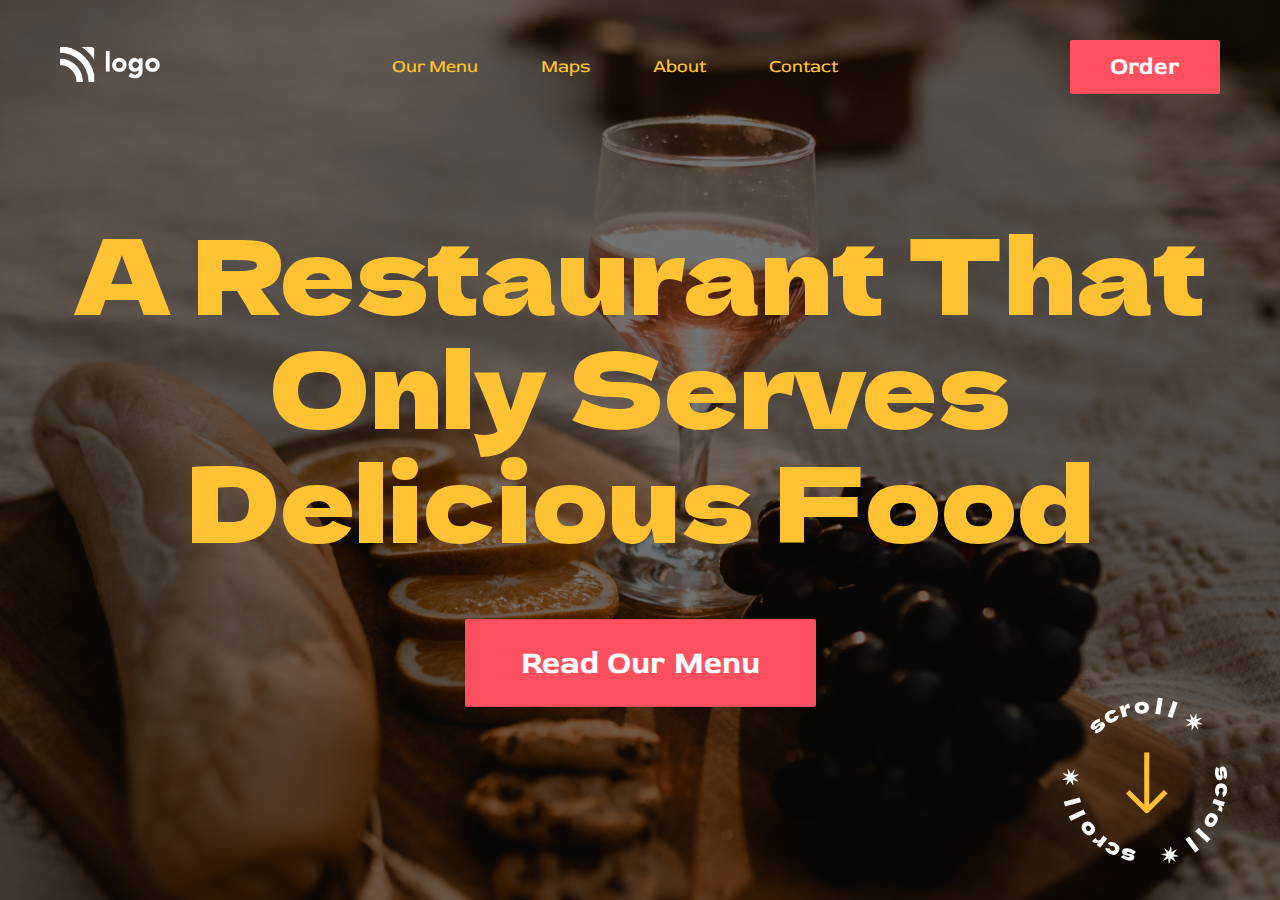
<file: 22-(03-feb-2023)/index.html>
<!DOCTYPE html>
<html lang="en">
  <head>
    <meta charset="UTF-8" />
    <meta http-equiv="X-UA-Compatible" content="IE=edge" />
    <meta name="viewport" content="width=device-width, initial-scale=1.0" />
    <!-- Stylesheet -->
    <link rel="stylesheet" href="style.css" />
    <!-- Red Rose Google Font CDN -->
    <link rel="preconnect" href="https://fonts.googleapis.com" />
    <link rel="preconnect" href="https://fonts.gstatic.com" crossorigin />
    <link
      href="https://fonts.googleapis.com/css2?family=Red+Rose:wght@300;400;500;600;700&display=swap"
      rel="stylesheet"
    />
    <!-- Dela Google Font CDN -->
    <link rel="preconnect" href="https://fonts.googleapis.com" />
    <link rel="preconnect" href="https://fonts.gstatic.com" crossorigin />
    <link
      href="https://fonts.googleapis.com/css2?family=Dela+Gothic+One&display=swap"
      rel="stylesheet"
    />
    <title>22-(03-Feb-2023)</title>
  </head>
  <body>
    <div class="container">
      <section>
        <nav class="navbar">
          <div>
            <img src="./assets/nav-logo.png" alt="nav-logo" class="nav-logo" />
          </div>
          <div>
            <ul class="list">
              <li class="list-item">Our Menu</li>
              <li class="list-item">Maps</li>
              <li class="list-item">About</li>
              <li class="list-item">Contact</li>
            </ul>
          </div>
          <div>
            <button class="nav-button">Order</button>
          </div>
        </nav>
      </section>
      <!-- Hero Section -->
      <section aria-label="hero">
        <div class="hero">
          <h1 class="hero-heading">
            A Restaurant That Only Serves Delicious Food
          </h1>
          <button class="hero-button">Read Our Menu</button>
          <div class="scroll-logo">
            <div>
              <img src="./assets/scrool-logo.png" alt="scroll" />
            </div>
          </div>
        </div>
      </section>
    </div>
  </body>
</html>
</file>
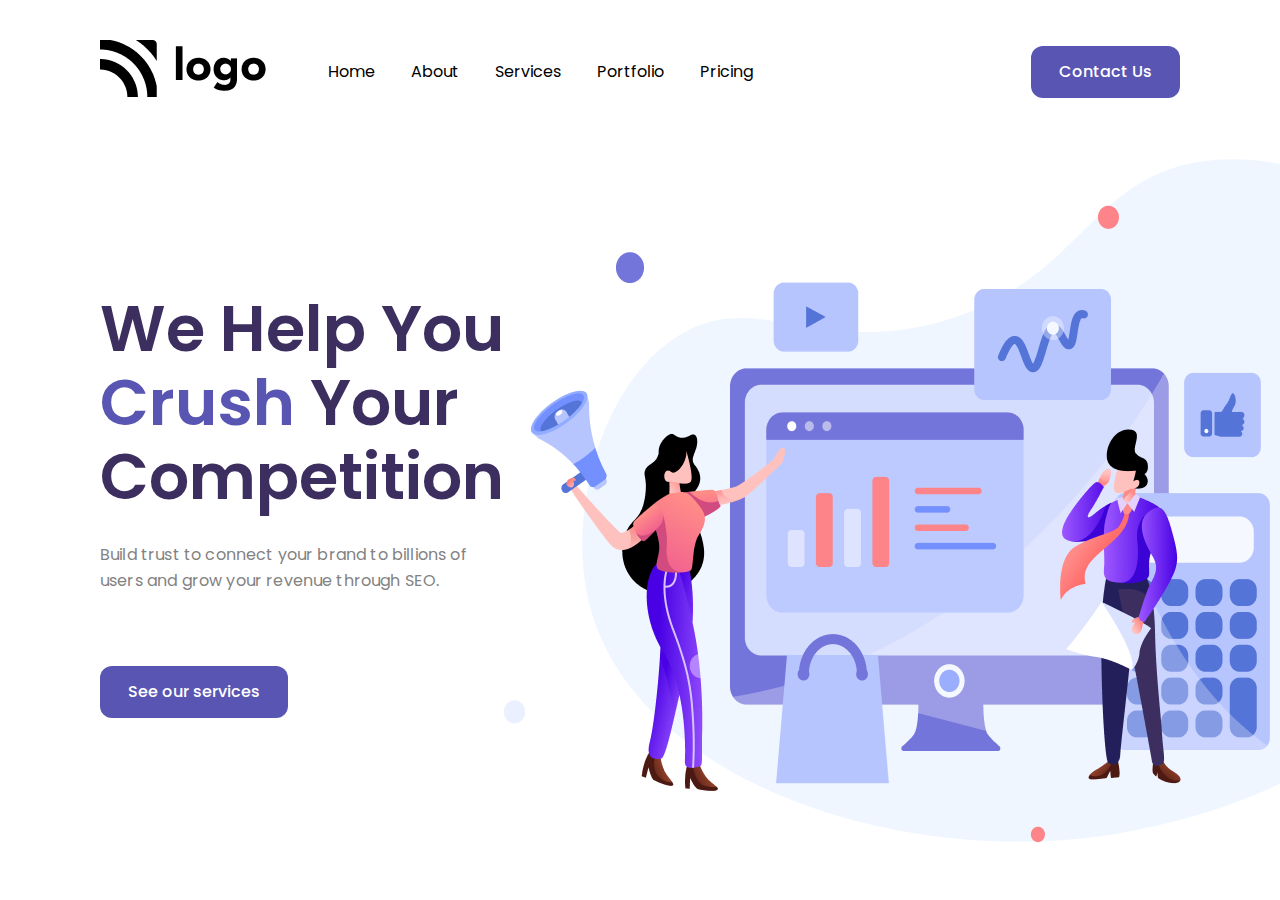
<file: 23-(04-feb-2023)/index.html>
<!DOCTYPE html>
<html lang="en">
  <head>
    <meta charset="UTF-8" />
    <meta http-equiv="X-UA-Compatible" content="IE=edge" />
    <meta name="viewport" content="width=device-width, initial-scale=1.0" />
    <!-- stylesheet -->
    <link rel="stylesheet" href="style.css" />
    <!-- Font -->
    <link rel="preconnect" href="https://fonts.googleapis.com" />
    <link rel="preconnect" href="https://fonts.gstatic.com" crossorigin />
    <link
      href="https://fonts.googleapis.com/css2?family=Poppins:wght@200;300;400;500;600;700;800&display=swap"
      rel="stylesheet"
    />
    <title>23-(04-feb-2023)</title>
  </head>
  <body>
    <div class="container">
      <section aria-label="navbar">
        <nav class="navbar-container">
          <div>
            <img src="./assets/Logo.png" alt="brand-logo" />
          </div>
          <div class="grow-list">
            <ul class="list">
              <li class="list-item">Home</li>
              <li class="list-item">About</li>
              <li class="list-item">Services</li>
              <li class="list-item">Portfolio</li>
              <li class="list-item">Pricing</li>
            </ul>
          </div>
          <div class="button-group">
            <button class="nav-button">Contact Us</button>
          </div>
        </nav>
      </section>
      <!-- Banner -->
      <section aria-label="banner">
        <div class="banner-container">
          <!-- Left text -->
          <div>
            <h1 class="heading-text">
              We Help You <span>Crush</span> Your Competition
            </h1>
            <p class="description">
              Build trust to connect your brand to billions of users and grow
              your revenue through SEO.
            </p>
            <button class="nav-button btn">See our services</button>
          </div>
          <!-- Right Text -->
          <div>
            <img src="./assets/Header Illustration.png" alt="illustration" />
          </div>
        </div>
      </section>
    </div>
  </body>
</html>
</file>
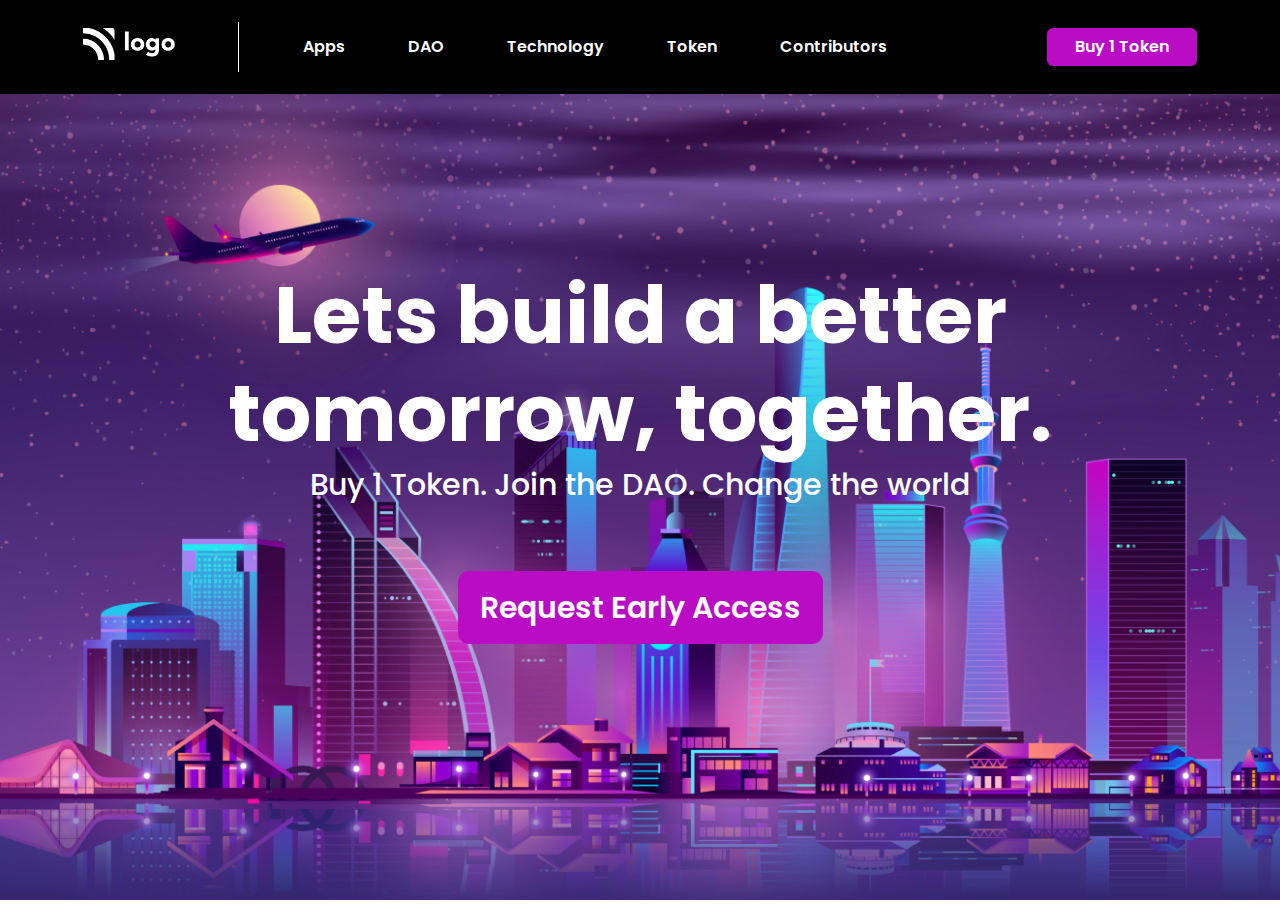
<file: 24-(05-feb-2023)/index.html>
<!DOCTYPE html>
<html lang="en">
  <head>
    <meta charset="UTF-8" />
    <meta http-equiv="X-UA-Compatible" content="IE=edge" />
    <meta name="viewport" content="width=device-width, initial-scale=1.0" />
    <link rel="stylesheet" href="style.css" />
    <link rel="preconnect" href="https://fonts.googleapis.com" />
    <link rel="preconnect" href="https://fonts.gstatic.com" crossorigin />
    <link
      href="https://fonts.googleapis.com/css2?family=Poppins:wght@200;300;400;500;600;700;800&display=swap"
      rel="stylesheet"
    />
    <link rel="preconnect" href="https://fonts.googleapis.com" />
    <link rel="preconnect" href="https://fonts.gstatic.com" crossorigin />
    <link
      href="https://fonts.googleapis.com/css2?family=Montserrat:wght@600;700;800&display=swap"
      rel="stylesheet"
    />

    <title>24-(05-feb-2023)</title>
  </head>
  <body>
    <div class="container">
      <section aria-label="navbar">
        <nav class="navbar">
          <div>
            <img src="./assets/white-logo.png" alt="logo" class="logo" />
          </div>
          <div class="line"></div>
          <div class="grow-list">
            <ul class="list">
              <li class="list-item">Apps</li>
              <li class="list-item">DAO</li>
              <li class="list-item">Technology</li>
              <li class="list-item">Token</li>
              <li class="list-item">Contributors</li>
            </ul>
          </div>
          <div>
            <button class="button-small">Buy 1 Token</button>
          </div>
        </nav>
      </section>
      <!-- Hero Section -->
      <section aria-label="hero">
        <div class="hero">
          <h1 class="hero-heading">Lets build a better tomorrow, together.</h1>
          <p class="hero-description">
            Buy 1 Token. Join the DAO. Change the world
          </p>
          <button class="button-large">Request Early Access</button>
        </div>
      </section>
    </div>
  </body>
</html>
</file>
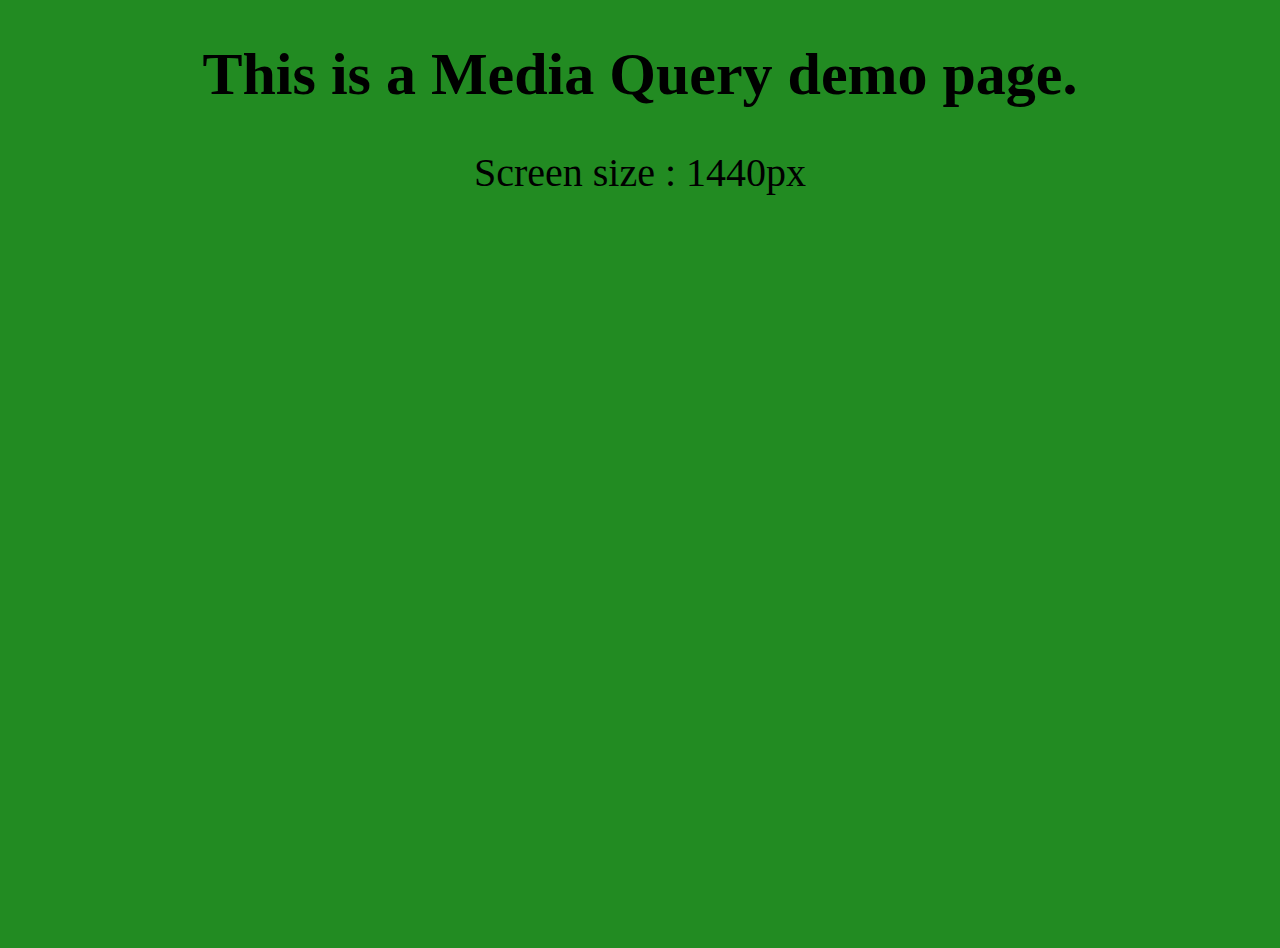
<file: 28-(09-feb-2023)/index.html>
<!DOCTYPE html>
<html lang="en">
  <head>
    <meta charset="UTF-8" />
    <meta http-equiv="X-UA-Compatible" content="IE=edge" />
    <meta name="viewport" content="width=device-width, initial-scale=1.0" />
    <title>Media Query</title>
    <link rel="stylesheet" href="./style.css" />
  </head>

  <body>
    <h1>This is a Media Query demo page.</h1>
    <p class="laptop_large">Screen size : 1440px</p>
    <p class="laptop">Screen size : 1024px</p>
    <p class="tablet">Screen size : 768px</p>
    <p class="mobile">Screen size : 425px</p>
  </body>
</html>
</file>
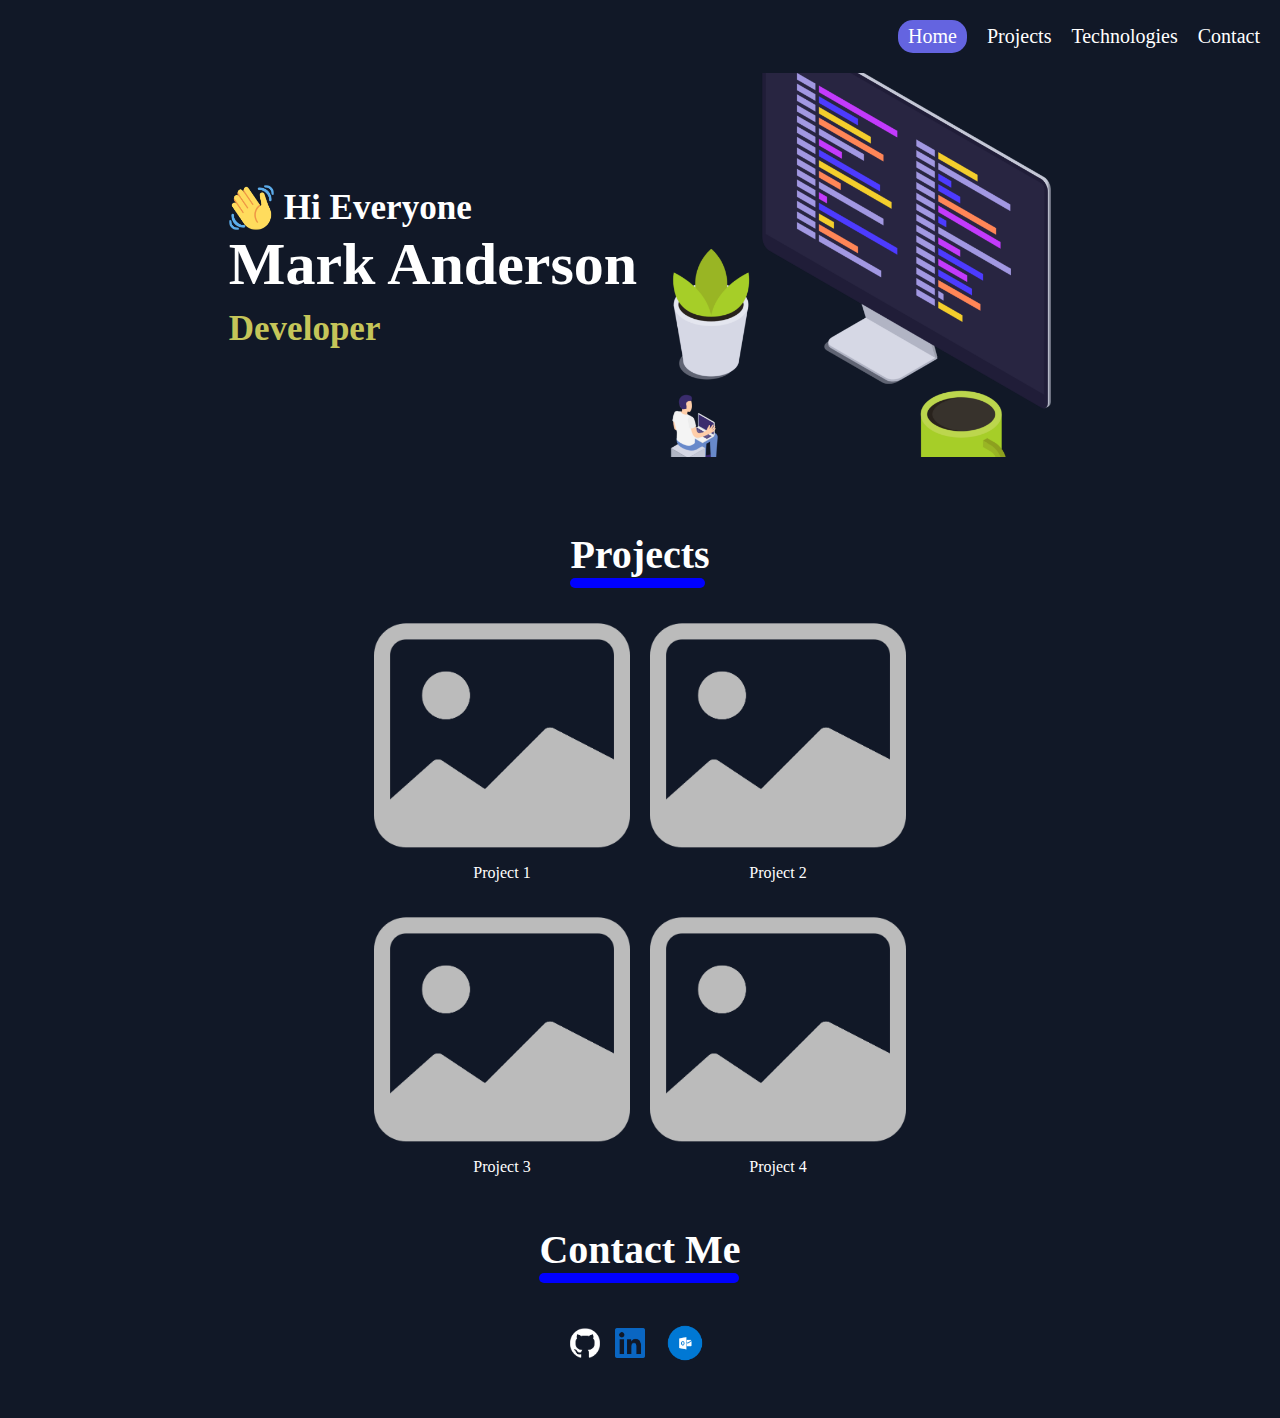
<file: 29-(10-feb-2023)/index.html>
<!DOCTYPE html>
<html lang="en">
  <head>
    <meta charset="UTF-8" />
    <meta http-equiv="X-UA-Compatible" content="IE=edge" />
    <meta name="viewport" content="width=device-width, initial-scale=1.0" />
    <link rel="stylesheet" href="style.css" />
    <title>Document</title>
  </head>
  <body>
    <header>
      <nav>
        <ul>
          <li class="home-option">Home</li>
          <li>Projects</li>
          <li>Technologies</li>
          <li>Contact</li>
        </ul>
        <div>
          <img src="./assets/hambrger.png" alt="menu" />
        </div>
      </nav>
      <section class="intro">
        <div class="intro-left">
          <div class="intro-line-1">
            <img src="./assets/waving-hand.png" alt="hello" />
            <h3>Hi Everyone</h3>
          </div>
          <div class="intro-line-2">
            <h1>Mark Anderson</h1>
            <h2>Developer</h2>
          </div>
        </div>
        <div class="intro-right">
          <img src="./assets/pc-image.png" alt="pc-image" />
        </div>
      </section>
    </header>
    <main>
      <section class="projects">
        <div>
          <h1>Projects</h1>
          <div class="horizontal-divider"></div>
        </div>
        <div class="project-list">
          <div class="project">
            <img src="./assets/image.png" alt="project-image" />
            <p>Project 1</p>
          </div>
          <div class="project">
            <img src="./assets/image.png" alt="project-image" />
            <p>Project 2</p>
          </div>
          <div class="project">
            <img src="./assets/image.png" alt="project-image" />
            <p>Project 3</p>
          </div>
          <div class="project">
            <img src="./assets/image.png" alt="project-image" />
            <p>Project 4</p>
          </div>
        </div>
      </section>
    </main>
    <footer>
      <section class="contact">
        <div>
          <h1>Contact Me</h1>
          <div class="horizontal-divider-contact"></div>
        </div>
        <div class="socials">
          <img src="./assets/github.png" alt="GitHub" class="GitHub" />
          <img src="./assets/linkedin.png" alt="LinkedIn" class="LinkedIn" />
          <img src="./assets/outlook.png" alt="Outlook" class="Outlook" />
        </div>
      </section>
    </footer>
  </body>
</html>
</file>
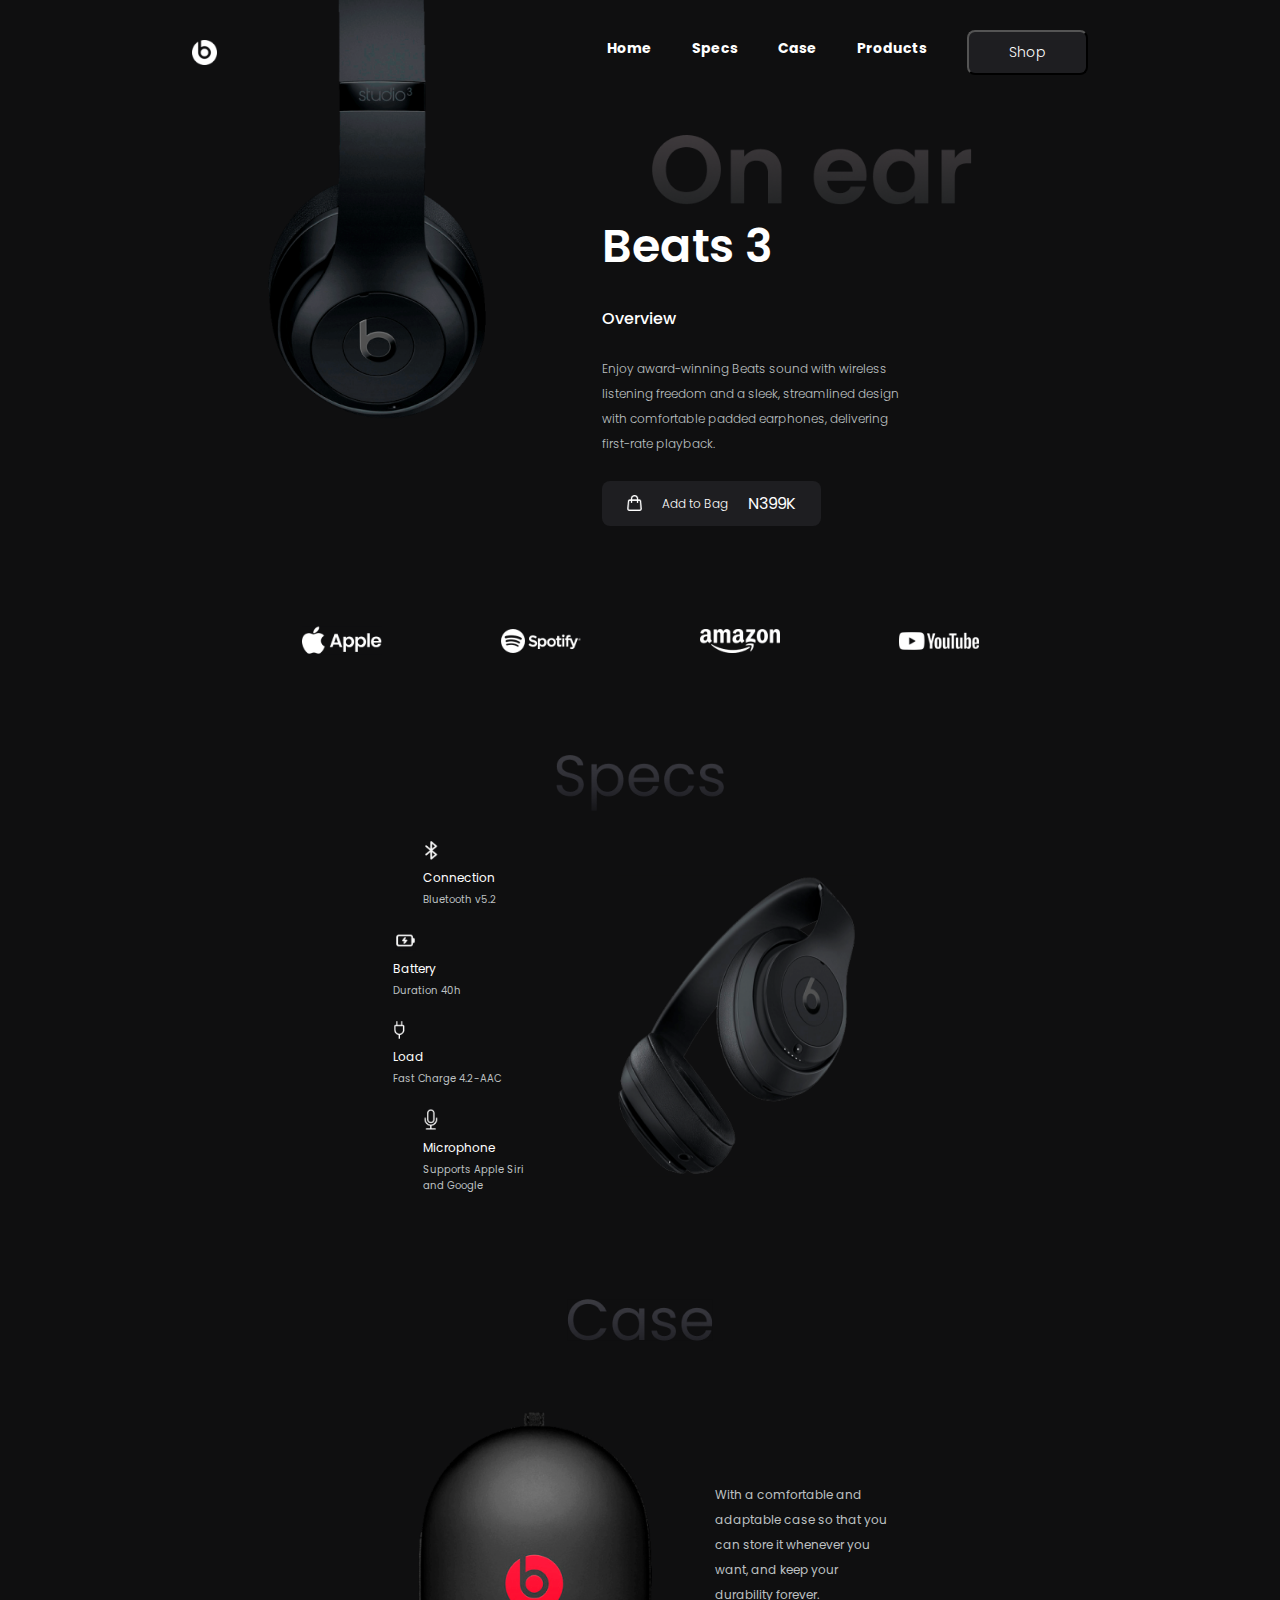
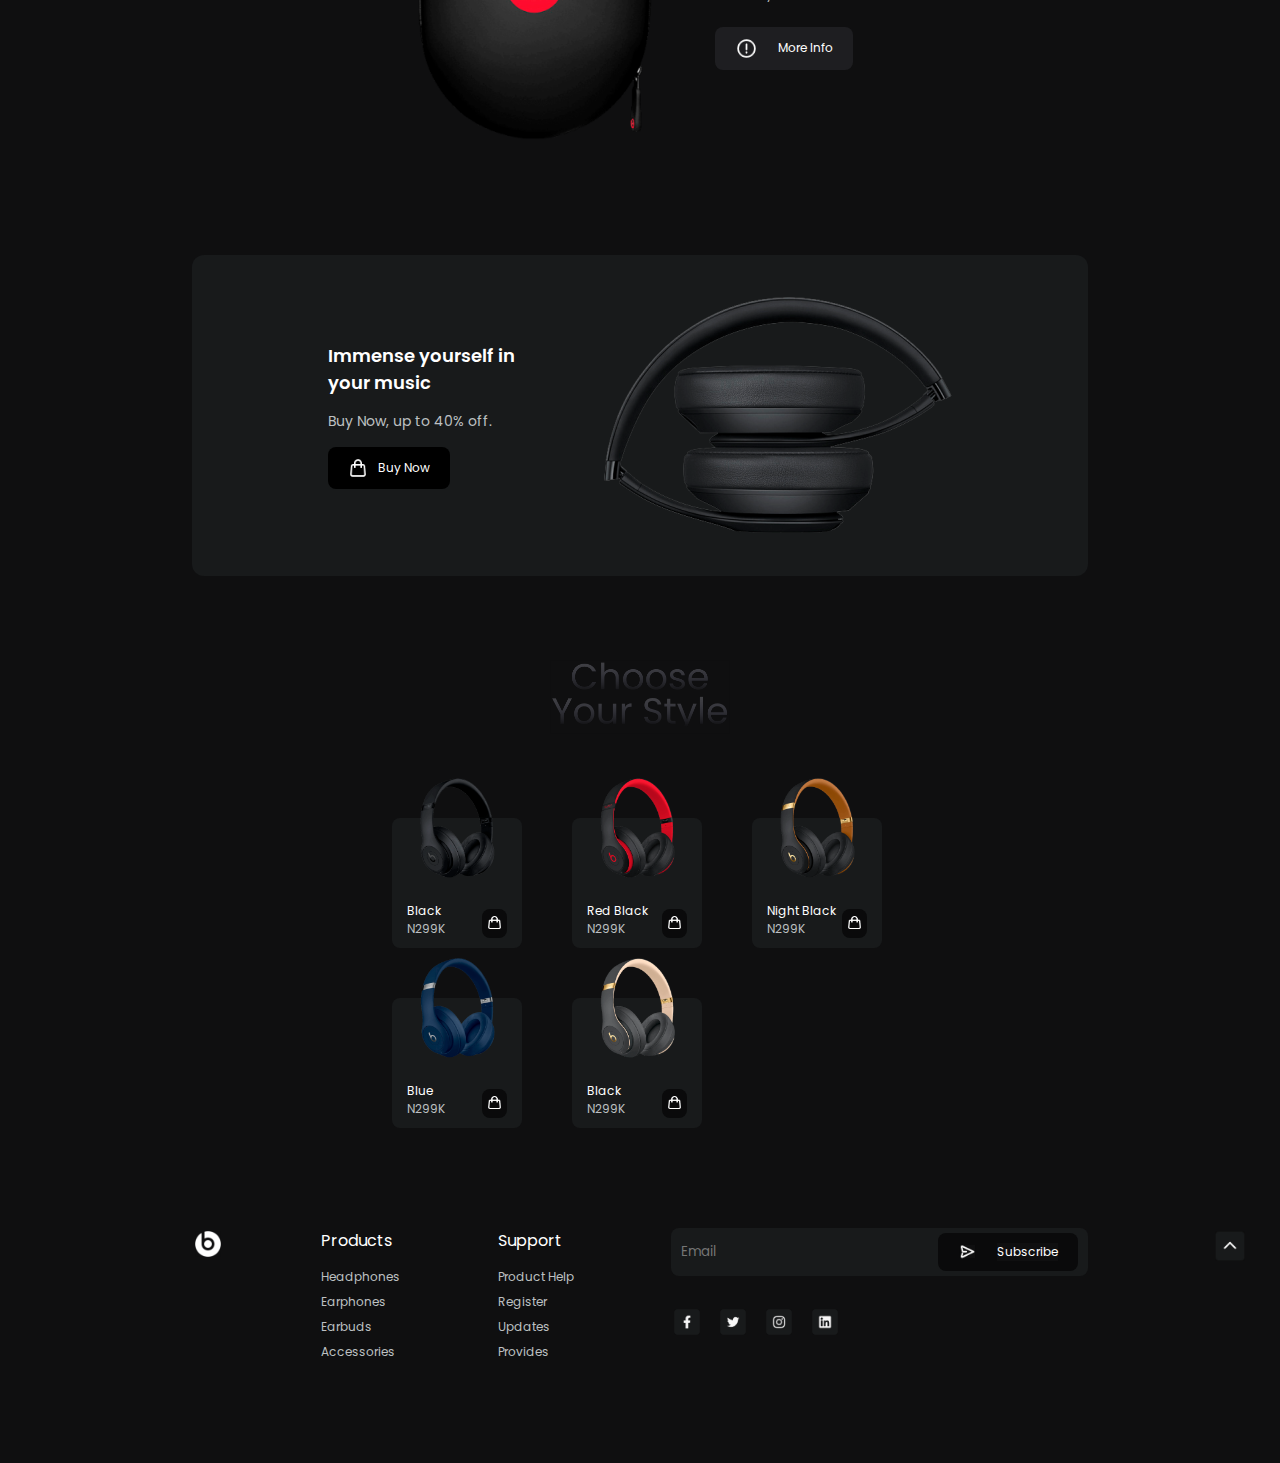
<file: 30-(11-feb-2023)/beats-headphones/index.html>
<!DOCTYPE html>
<html lang="en">
  <head>
    <meta charset="UTF-8" />
    <meta http-equiv="X-UA-Compatible" content="IE=edge" />
    <meta name="viewport" content="width=device-width, initial-scale=1.0" />
    <title>Beats Headphones</title>

    <!-- adding the css file -->
    <link rel="stylesheet" href="./style.css" />

    <!-- adding the poppins font -->
    <link rel="preconnect" href="https://fonts.googleapis.com" />
    <link rel="preconnect" href="https://fonts.gstatic.com" crossorigin />
    <link
      href="https://fonts.googleapis.com/css2?family=Poppins:wght@200;300;400;500;600;700;800;900&display=swap"
      rel="stylesheet"
    />
  </head>

  <body>
    <!-- creating the navigation menu -->
    <nav>
      <img src="./Photos/beatsLogo.png" alt="logo" />

      <div class="nav-right-section">
        <ul>
          <li><a href="#">Home</a></li>
          <li><a href="#">Specs</a></li>
          <li><a href="#">Case</a></li>
          <li><a href="#">Products</a></li>
        </ul>
        <button>Shop</button>
      </div>
    </nav>

    <!-- creating the main landing page -->
    <main>
      <img class="mainImg" src="./Photos/mainImage.png" alt="main image" />
      <div class="main">
        <img class="onEarImg" src="./Photos/onEar.png" alt="on ear logo" />
        <h1>Beats 3</h1>
        <h4>Overview</h4>
        <p>
          Enjoy award-winning Beats sound with wireless listening freedom and a
          sleek, streamlined design with comfortable padded earphones,
          delivering first-rate playback.
        </p>
        <div class="shopping-bag-section">
          <img src="./Icons/shoppingBag.png" alt="shopping bag" />
          <p>Add to Bag</p>
          <span>N399K</span>
        </div>
      </div>
    </main>

    <!-- section for adding social media icons -->
    <section class="social-media-section">
      <img src="./Photos/appleLogo.png" alt="apple logo" />
      <img src="./Photos/spotifyLogo.png" alt="spotify logo" />
      <img src="./Photos/amazonLogo.png" alt="amazon logo" />
      <img src="./Photos/youtubeLogo.png" alt="youtube logo" />
    </section>

    <!-- creating a new specification section -->
    <section class="specification">
      <!-- adding the specs logo -->
      <img
        class="specification-logo"
        src="./Icons/specsLogo.png"
        alt="specs logo"
      />

      <div class="specification-list">
        <!-- creating a division for holding all the specifications -->
        <div class="specification-list-items">
          <!-- creating a division for each specifications -->
          <div>
            <img src="./Icons/bluetooth.png" alt="bluetooth" />
            <p>Connection</p>
            <p>Bluetooth v5.2</p>
          </div>

          <div>
            <img src="./Icons/battery.png" alt="battery" />
            <p>Battery</p>
            <p>Duration 40h</p>
          </div>

          <div>
            <img src="./Icons/charger.png" alt="charger" />
            <p>Load</p>
            <p>Fast Charge 4.2-AAC</p>
          </div>

          <div>
            <img src="./Icons/mic.png" alt="mic" />
            <p>Microphone</p>
            <p>Supports Apple Siri and Google</p>
          </div>
        </div>

        <!-- adding an image with respect to the specification -->
        <img
          src="./Photos/specsImage.png"
          alt="specification headphone image"
        />
      </div>
    </section>

    <!-- creating a case section -->
    <section class="case">
      <!-- adding the case logo here -->
      <img class="case-logo" src="./Icons/caseLogo.png" alt="case logo" />

      <!-- creating a new division to wrap all case items -->
      <div class="case-item">
        <img
          class="case-item-img"
          src="./Photos/caseImage.png"
          alt="case image"
        />

        <div>
          <p>
            With a comfortable and adaptable case so that you can store it
            whenever you want, and keep your durability forever.
          </p>
          <p>
            <img src="./Icons/group.png" alt="group" />
            More Info
          </p>
        </div>
      </div>
    </section>

    <!-- section to allow user to buy a product -->
    <section class="buy-product">
      <div>
        <h3>Immense yourself in your music</h3>
        <p>Buy Now, up to 40% off.</p>
        <div>
          <img src="./Icons/shoppingBag.png" alt="shopping bag" />
          <p>Buy Now</p>
        </div>
      </div>

      <img src="./Photos/buyNowSectionImage.png" alt="buy now" />
    </section>

    <!-- creating a product section to display the items -->
    <section class="product">
      <!-- adding the choose style logo -->
      <img class="product-logo" src="./Icons/productLogo.png" alt="logo" />

      <!-- creating a new division for adding all the products to showcase to user -->
      <div class="product-items">
        <!-- creating card for product -->
        <div class="product-card">
          <img class="product-img" src="./Photos/black.png" alt="black" />
          <div class="product-info">
            <p>
              Black <br />
              <span>N299K</span>
            </p>

            <div>
              <img src="./Icons/shoppingBag.png" alt="shopping bag" />
            </div>
          </div>
        </div>

        <!-- creating card for product -->
        <div class="product-card">
          <img
            class="product-img"
            src="./Photos/redBlack.png"
            alt="red black"
          />
          <div class="product-info">
            <p>
              Red Black <br />
              <span>N299K</span>
            </p>

            <div>
              <img src="./Icons/shoppingBag.png" alt="shopping bag" />
            </div>
          </div>
        </div>

        <!-- creating card for product -->
        <div class="product-card">
          <img
            class="product-img"
            src="./Photos/nightBlack.png"
            alt="Night Black"
          />
          <div class="product-info">
            <p>
              Night Black <br />
              <span>N299K</span>
            </p>

            <div>
              <img src="./Icons/shoppingBag.png" alt="shopping bag" />
            </div>
          </div>
        </div>

        <!-- creating card for product -->
        <div class="product-card">
          <img class="product-img" src="./Photos/blue.png" alt="blue" />
          <div class="product-info">
            <p>
              Blue <br />
              <span>N299K</span>
            </p>

            <div>
              <img src="./Icons/shoppingBag.png" alt="shopping bag" />
            </div>
          </div>
        </div>

        <!-- creating card for product -->
        <div class="product-card">
          <img
            class="product-img"
            src="./Photos/twilightGray.png"
            alt="twilight"
          />
          <div class="product-info">
            <p>
              Black <br />
              <span>N299K</span>
            </p>

            <div>
              <img src="./Icons/shoppingBag.png" alt="shopping bag" />
            </div>
          </div>
        </div>
      </div>
    </section>

    <!-- designing the footer area of the website -->
    <footer>
      <img class="footer-logo" src="./Photos/beatsLogo.png" alt="logo" />

      <!-- creating the product navigation menu -->
      <ul>
        <li><a href="#">Products</a></li>
        <li><a href="#">Headphones</a></li>
        <li><a href="#">Earphones</a></li>
        <li><a href="#">Earbuds</a></li>
        <li><a href="#">Accessories</a></li>
      </ul>

      <!-- creating the support navigation menu -->
      <ul>
        <li><a href="#">Support</a></li>
        <li><a href="#">Product Help</a></li>
        <li><a href="#">Register</a></li>
        <li><a href="#">Updates</a></li>
        <li><a href="#">Provides</a></li>
      </ul>

      <!-- adding subscribe and social media icon buttons -->
      <div class="footer-subscription">
        <!-- adding the division for subscribe -->
        <div>
          <input type="email" placeholder="Email" />
          <div class="subscribe-button">
            <img src="./Icons/rightArrow.png" alt="rightArrow" />
            <p>Subscribe</p>
          </div>
        </div>

        <!-- social media icons -->
        <div>
          <img src="./Icons/facebook.png" alt="facebook" />
          <img src="./Icons/twitter.png" alt="twitter" />
          <img src="./Icons/instagram.png" alt="instagram" />
          <img src="./Icons/linkedin.png" alt="linkedin" />
        </div>
      </div>

      <!-- adding top arrow for icon for moving the page to top -->
      <img class="arrow-up" src="./Icons/upArrow.png" alt="upArrow" />
    </footer>
  </body>
</html>
</file>
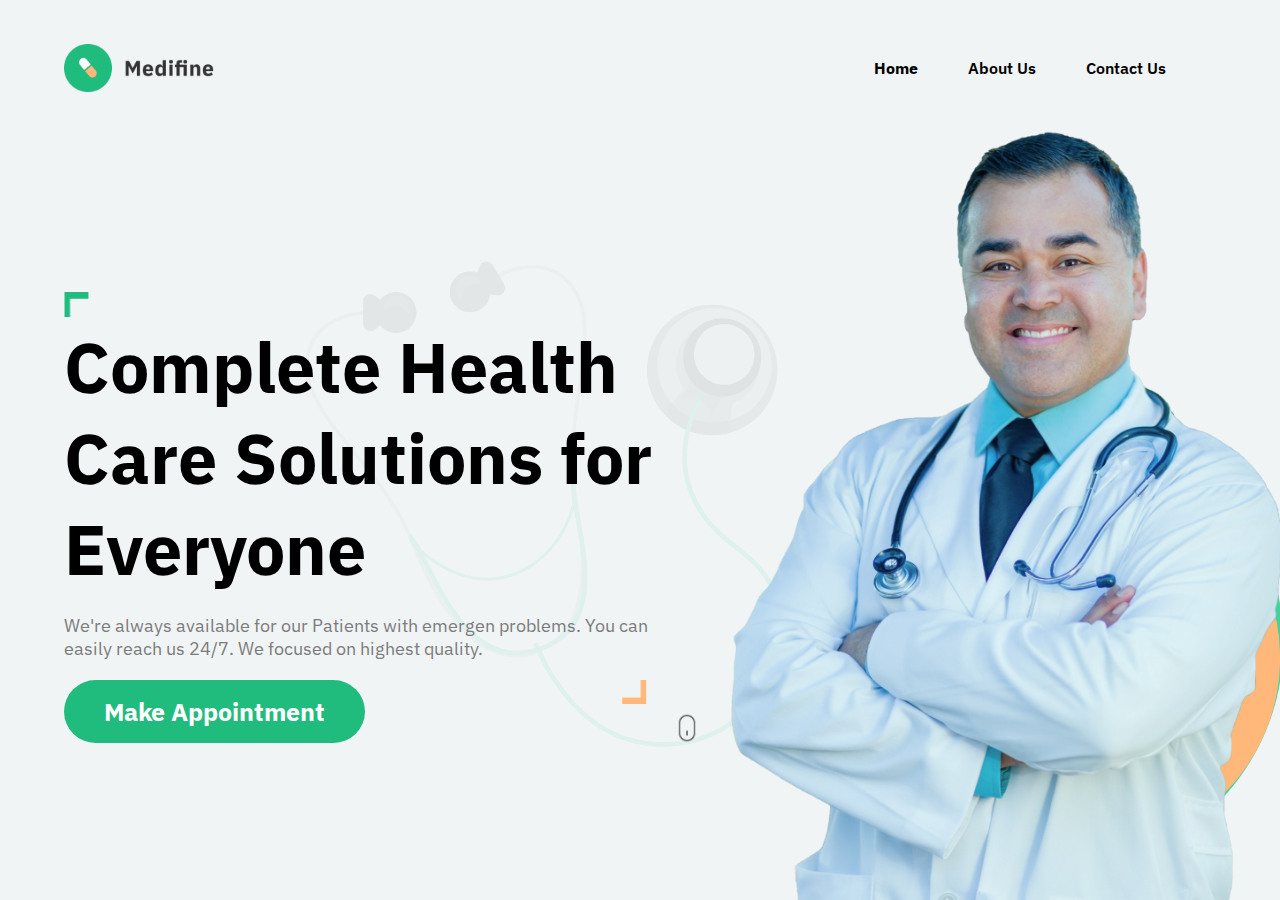
<file: 30-(11-feb-2023)/medifine-multipage-website/index.html>
<!DOCTYPE html>
<html lang="en">
  <head>
    <meta charset="UTF-8" />
    <meta http-equiv="X-UA-Compatible" content="IE=edge" />
    <meta name="viewport" content="width=device-width, initial-scale=1.0" />
    <title>Medifine</title>

    <!-- adding the google font -->
    <link rel="preconnect" href="https://fonts.googleapis.com" />
    <link rel="preconnect" href="https://fonts.gstatic.com" crossorigin />
    <link
      href="https://fonts.googleapis.com/css2?family=IBM+Plex+Sans:wght@200;300;400;500;600;700&family=Poppins:wght@200;300;400;500;600;700;800;900&display=swap"
      rel="stylesheet"
    />

    <!-- adding the css file -->
    <link rel="stylesheet" href="./style.css" />
  </head>

  <body>
    <!-- creating the navigation menu -->
    <nav>
      <img src="./images/logo.png" alt="logo" />
      <a href="/"></a>
      <ul>
        <li>
          <a href="/30-(11-feb-2023)/medifine-multipage-website/">Home</a>
        </li>
        <li><a href="./about/about.html">About Us</a></li>
        <li><a href="./contact/contact.html">Contact Us</a></li>
      </ul>
    </nav>

    <!-- creating the hero section -->
    <main>
      <!-- creating the left section -->
      <section class="leftSection">
        <img class="topAngle" src="./images/topAngle.png" alt="topAngle" />
        <h1>Complete Health Care Solutions for Everyone</h1>
        <p>
          We're always available for our Patients with emergen problems. You can
          easily reach us 24/7. We focused on highest quality.
        </p>
        <img
          class="bottomAngle"
          src="./images/bottomAngle.png"
          alt="bottomAngle"
        />
        <img
          class="stethoscope"
          src="./images/stethoscope.png"
          alt="stethoscope"
        />
        <button>Make Appointment</button>
        <img class="mouse" src="./images/mouse.png" alt="mouse" />
      </section>

      <!-- creating the right section -->
      <section class="rightSection">
        <img class="greenBox" src="./images/greenBox.png" alt="greenBox" />
        <img class="yellowBox" src="./images/yellowBox.png" alt="yellowBox" />
        <img class="doctor" src="./images/doctor.png" alt="doctor" />
      </section>
    </main>
  </body>
</html>
</file>
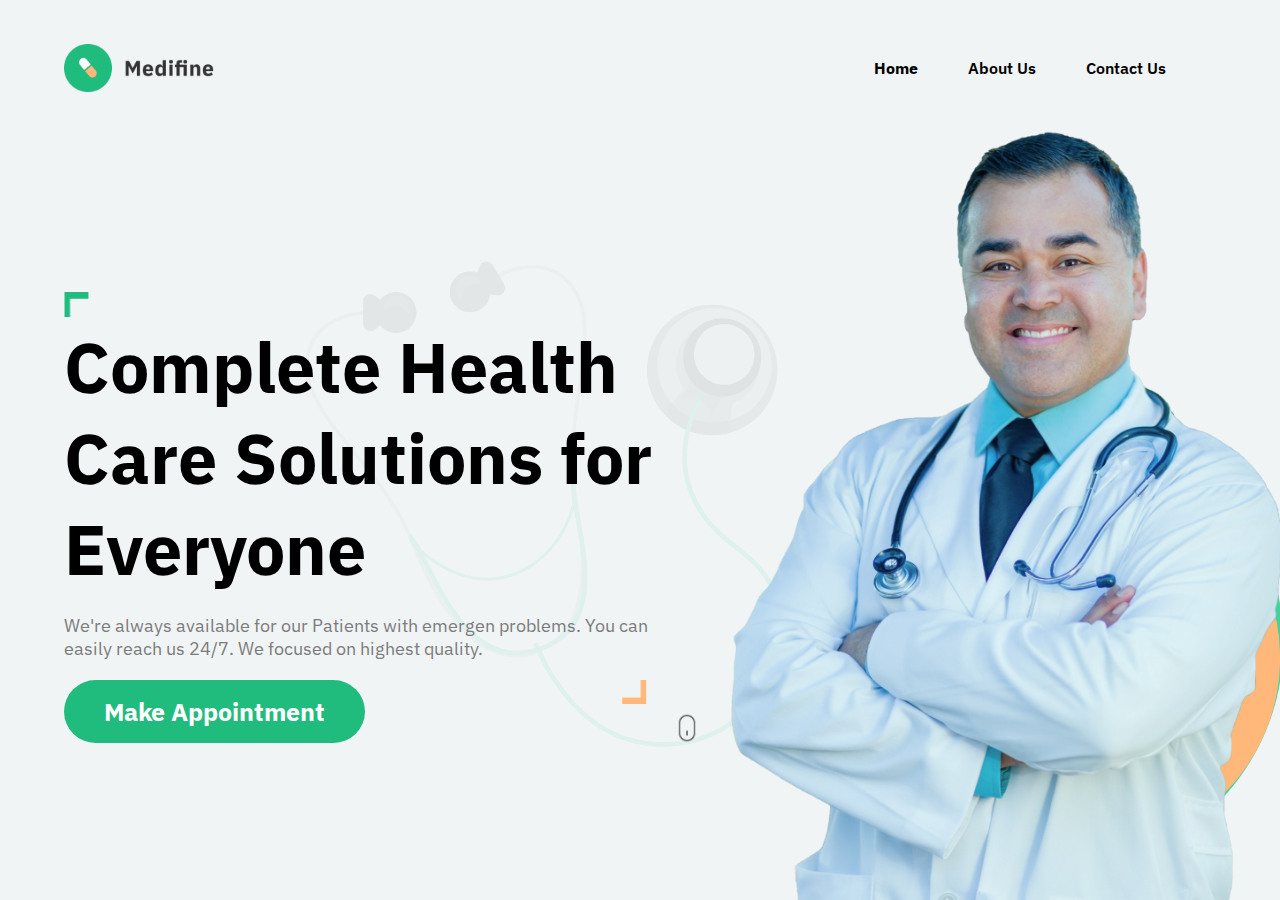
<file: 30-(11-feb-2023)/medifine/index.html>
<!DOCTYPE html>
<html lang="en">
  <head>
    <meta charset="UTF-8" />
    <meta http-equiv="X-UA-Compatible" content="IE=edge" />
    <meta name="viewport" content="width=device-width, initial-scale=1.0" />
    <title>Medifine</title>

    <!-- adding the google font -->
    <link rel="preconnect" href="https://fonts.googleapis.com" />
    <link rel="preconnect" href="https://fonts.gstatic.com" crossorigin />
    <link
      href="https://fonts.googleapis.com/css2?family=IBM+Plex+Sans:wght@200;300;400;500;600;700&family=Poppins:wght@200;300;400;500;600;700;800;900&display=swap"
      rel="stylesheet"
    />

    <!-- adding the css file -->
    <link rel="stylesheet" href="./style.css" />
  </head>

  <body>
    <!-- creating the navigation menu -->
    <nav>
      <img src="./images/logo.png" alt="logo" />
      <a href="/"></a>
      <ul>
        <li><a href="/27-(11-feb-2023)/medifine/">Home</a></li>
        <li><a href="./about/about.html">About Us</a></li>
        <li><a href="./contact/contact.html">Contact Us</a></li>
      </ul>
    </nav>

    <!-- creating the hero section -->
    <main>
      <!-- creating the left section -->
      <section class="leftSection">
        <img class="topAngle" src="./images/topAngle.png" alt="topAngle" />
        <h1>Complete Health Care Solutions for Everyone</h1>
        <p>
          We're always available for our Patients with emergen problems. You can
          easily reach us 24/7. We focused on highest quality.
        </p>
        <img
          class="bottomAngle"
          src="./images/bottomAngle.png"
          alt="bottomAngle"
        />
        <img
          class="stethoscope"
          src="./images/stethoscope.png"
          alt="stethoscope"
        />
        <button>Make Appointment</button>
        <img class="mouse" src="./images/mouse.png" alt="mouse" />
      </section>

      <!-- creating the right section -->
      <section class="rightSection">
        <img class="greenBox" src="./images/greenBox.png" alt="greenBox" />
        <img class="yellowBox" src="./images/yellowBox.png" alt="yellowBox" />
        <img class="doctor" src="./images/doctor.png" alt="doctor" />
      </section>
    </main>
  </body>
</html>
</file>
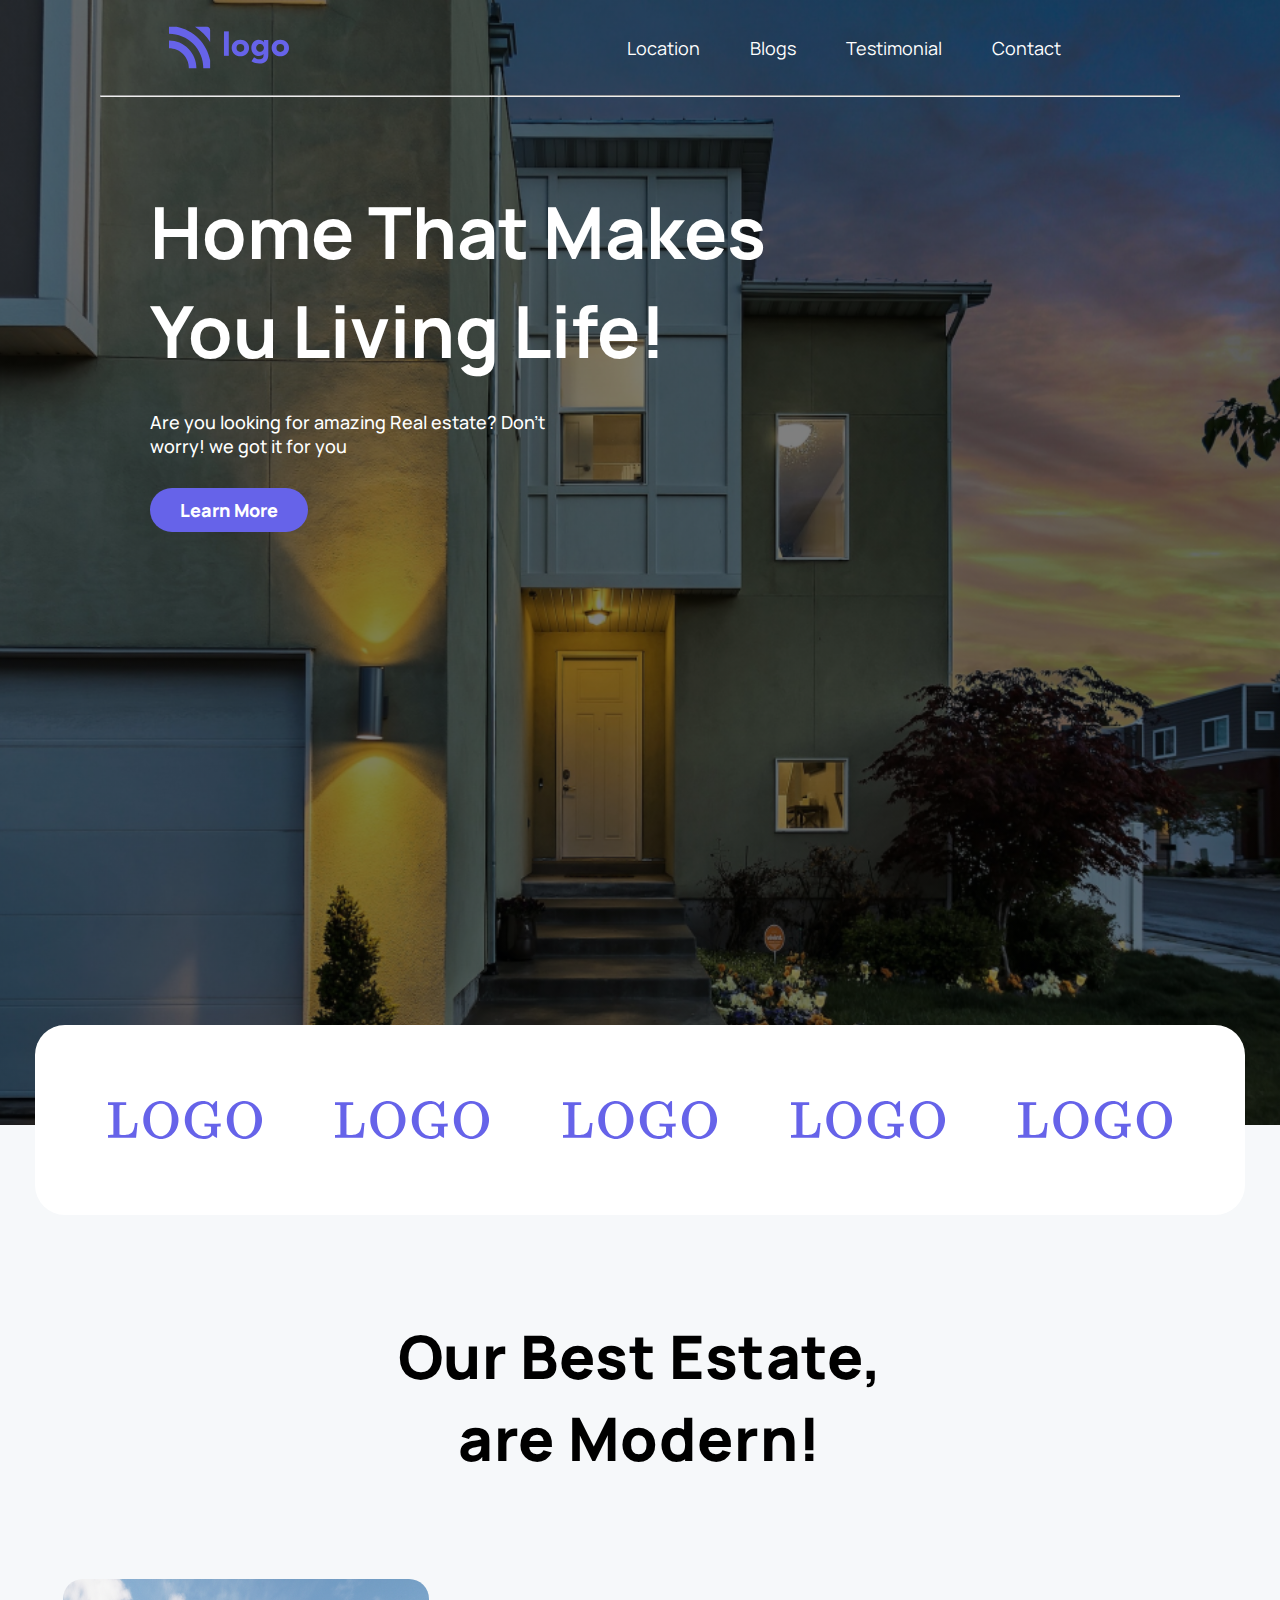
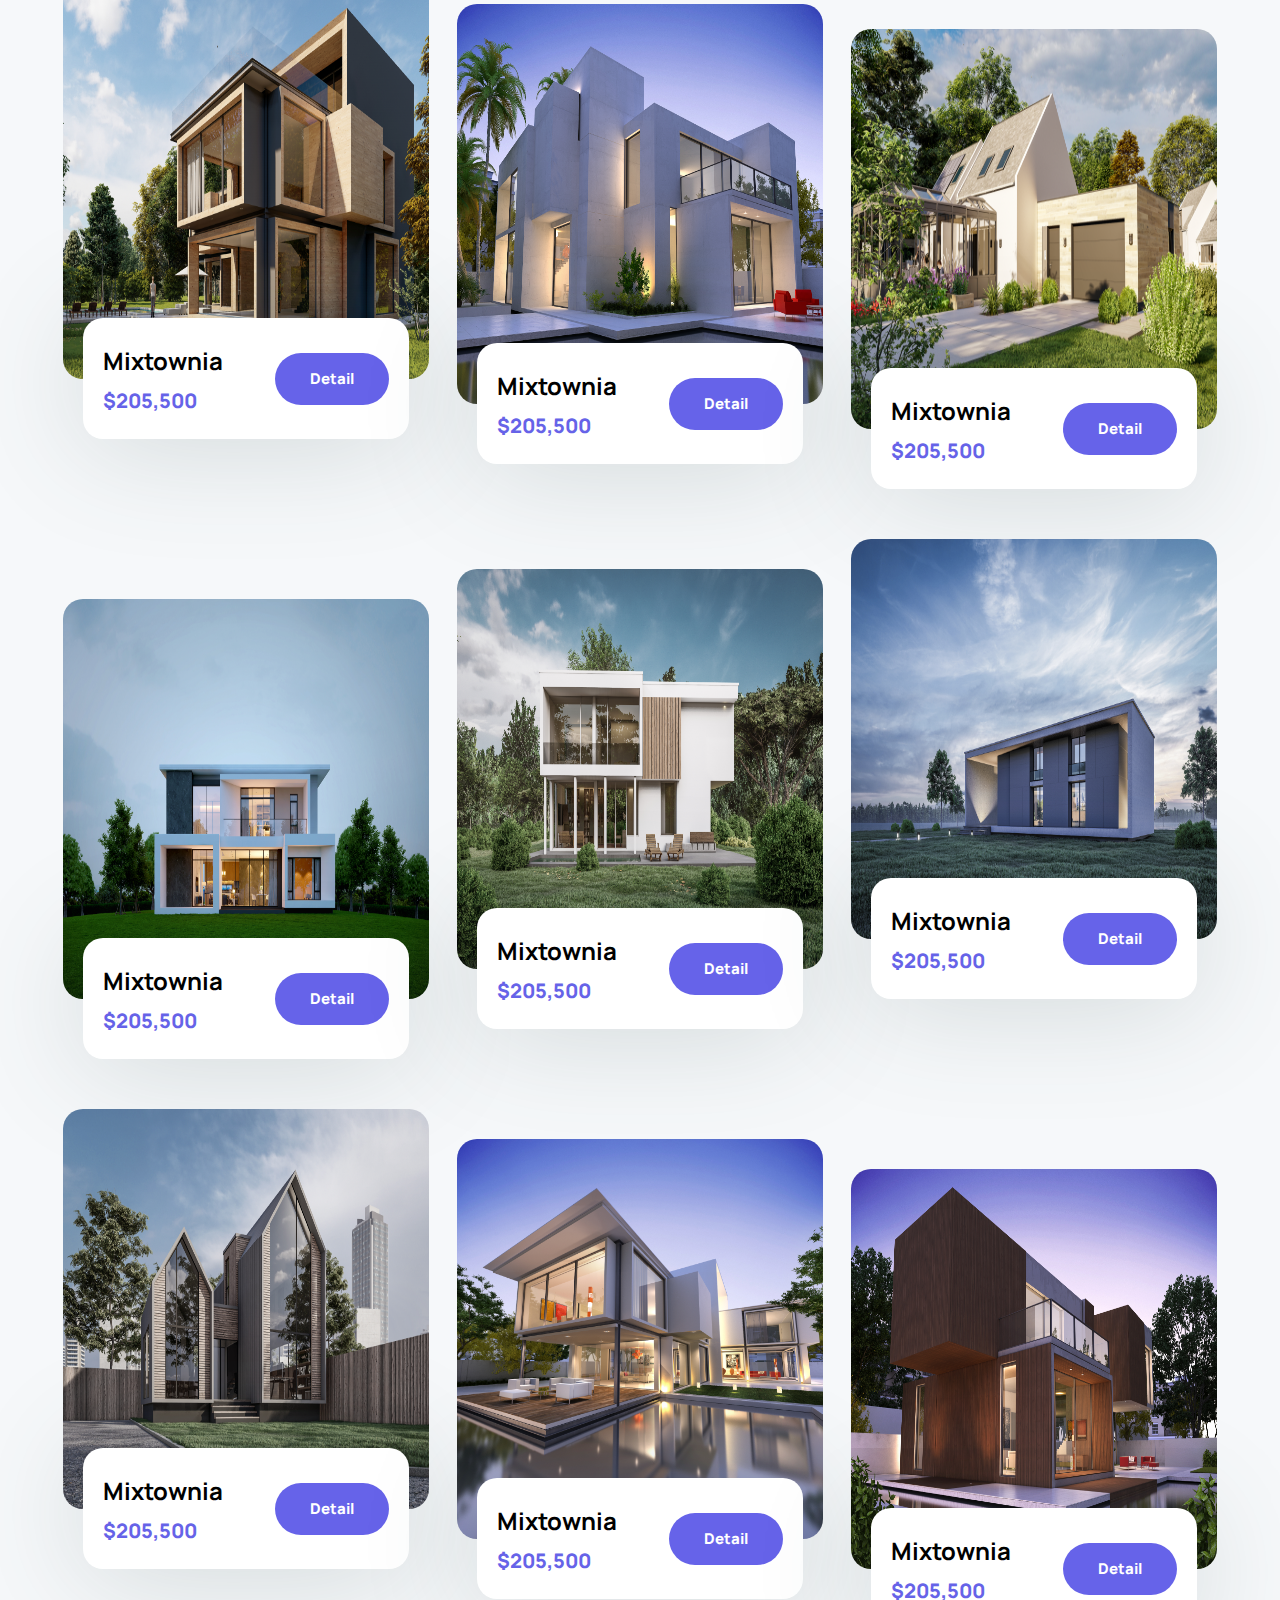
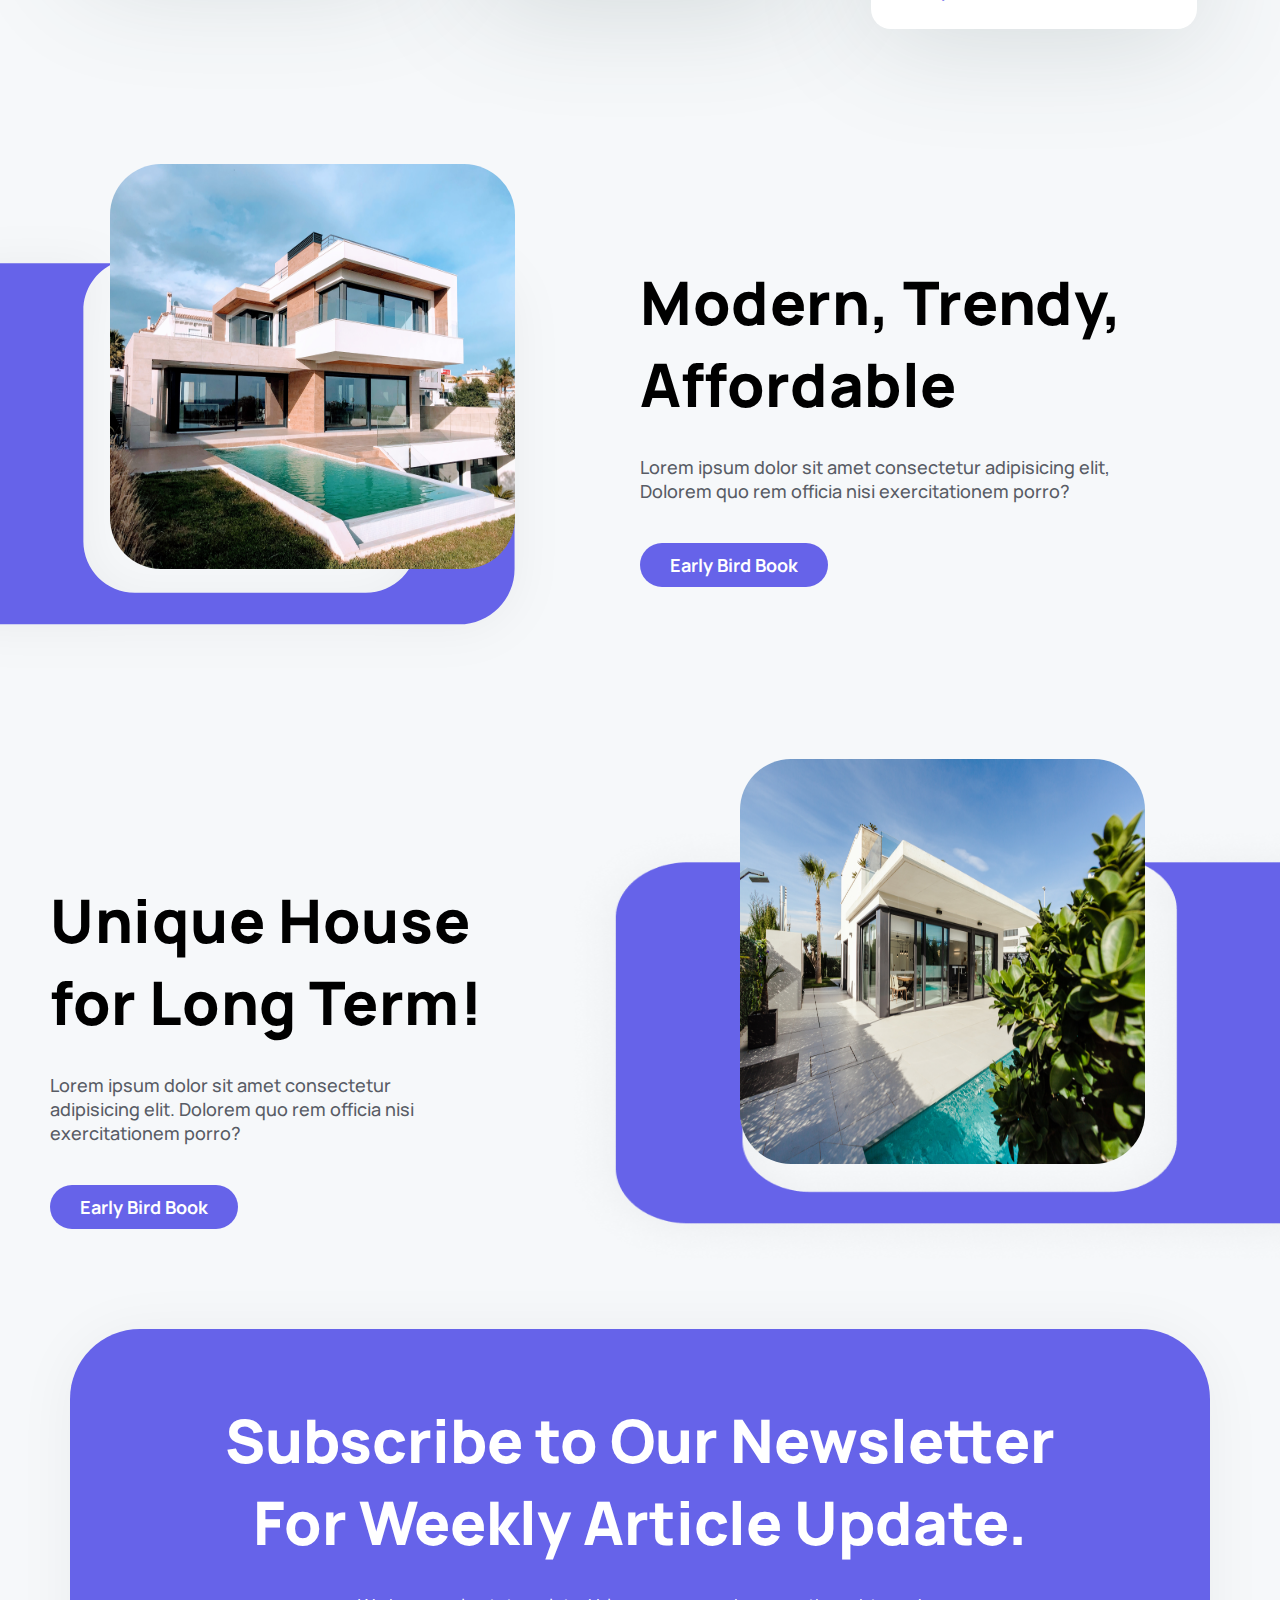
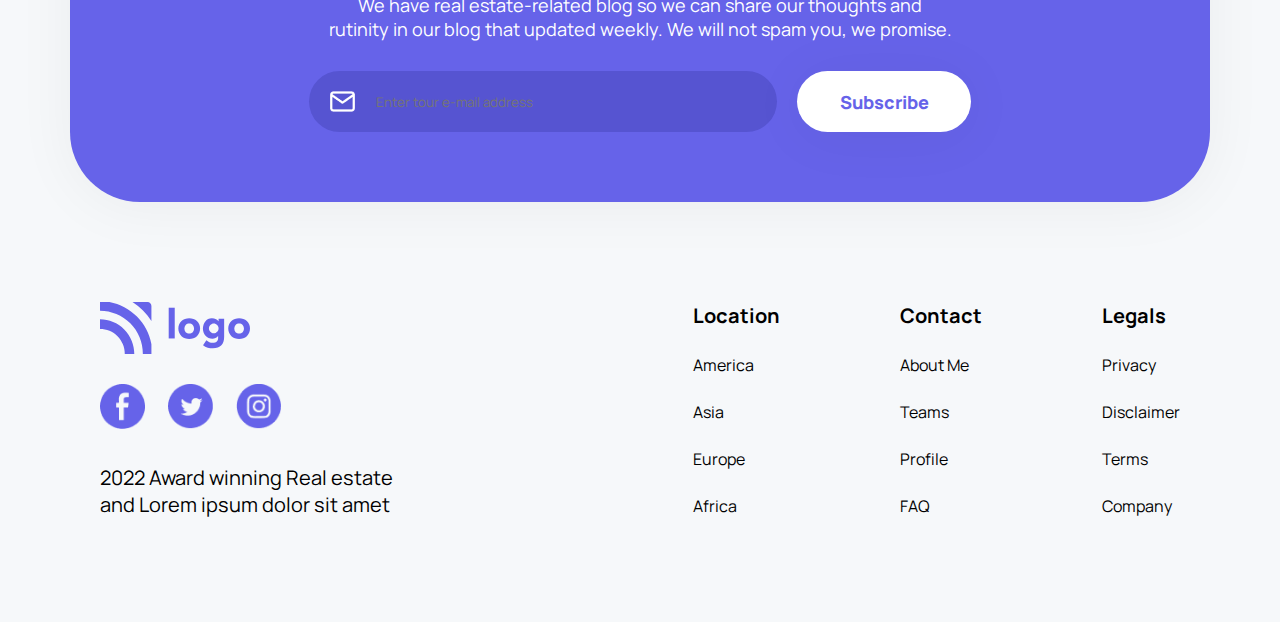
<file: 30-(11-feb-2023)/real-estate/index.html>
<!DOCTYPE html>
<html lang="en">
  <head>
    <meta charset="UTF-8" />
    <meta http-equiv="X-UA-Compatible" content="IE=edge" />
    <meta name="viewport" content="width=device-width, initial-scale=1.0" />
    <title>Real State</title>

    <!-- adding the font family -->
    <link rel="preconnect" href="https://fonts.googleapis.com" />
    <link rel="preconnect" href="https://fonts.gstatic.com" crossorigin />
    <link
      href="https://fonts.googleapis.com/css2?family=Manrope:wght@200;300;400;500;600;700;800&display=swap"
      rel="stylesheet"
    />

    <link rel="stylesheet" href="./style.css" />
  </head>

  <body>
    <header>
      <!-- navbar -->
      <nav>
        <img src="./Icons/Logo.svg" alt="logo image" />
        <!-- nav links -->
        <ul>
          <li><a href="#">Location</a></li>
          <li><a href="#">Blogs</a></li>
          <li><a href="#">Testimonial</a></li>
          <li><a href="#">Contact</a></li>
        </ul>
      </nav>
      <hr />

      <div>
        <h1>Home That Makes <br />You Living Life!</h1>
        <p>
          Are you looking for amazing Real estate? Don't worry! we got it for
          you
        </p>
        <button>Learn More</button>
      </div>
    </header>

    <!-- multiple logos section -->
    <section class="my-logos">
      <img src="./Icons/logoName.svg" alt="named logo" />
      <img src="./Icons/logoName.svg" alt="named logo" />
      <img src="./Icons/logoName.svg" alt="named logo" />
      <img src="./Icons/logoName.svg" alt="named logo" />
      <img src="./Icons/logoName.svg" alt="named logo" />
    </section>

    <!-- section for displaying all our real state properties in a card -->
    <section class="cards-wrapper-section">
      <h1>Our Best Estate, <br />are Modern!</h1>

      <!-- creating a main div to wrap all the cards -->
      <div class="cards-wrapper">
        <!-- creating estate property card -->
        <div class="card">
          <img src="./Photos/cardImage1.png" alt="cardImage1" />
          <!-- for displaying the property details -->
          <div class="card-box">
            <!-- displaying the price and property name -->
            <div>
              <h3>Mixtownia</h3>
              <p>$205,500</p>
            </div>
            <!-- button for more details -->
            <button>Detail</button>
          </div>
        </div>

        <!-- creating estate property card -->
        <div class="card">
          <img src="./Photos/cardImage2.png" alt="cardImage2" />
          <!-- for displaying the property details -->
          <div class="card-box">
            <!-- displaying the price and property name -->
            <div>
              <h3>Mixtownia</h3>
              <p>$205,500</p>
            </div>
            <!-- button for more details -->
            <button>Detail</button>
          </div>
        </div>

        <!-- creating estate property card -->
        <div class="card">
          <img src="./Photos/cardImage3.png" alt="cardImage3" />
          <!-- for displaying the property details -->
          <div class="card-box">
            <!-- displaying the price and property name -->
            <div>
              <h3>Mixtownia</h3>
              <p>$205,500</p>
            </div>
            <!-- button for more details -->
            <button>Detail</button>
          </div>
        </div>

        <!-- creating estate property card -->
        <div class="card">
          <img src="./Photos/cardImage4.png" alt="cardImage4" />
          <!-- for displaying the property details -->
          <div class="card-box">
            <!-- displaying the price and property name -->
            <div>
              <h3>Mixtownia</h3>
              <p>$205,500</p>
            </div>
            <!-- button for more details -->
            <button>Detail</button>
          </div>
        </div>

        <!-- creating estate property card -->
        <div class="card">
          <img src="./Photos/cardImage5.png" alt="cardImage5" />
          <!-- for displaying the property details -->
          <div class="card-box">
            <!-- displaying the price and property name -->
            <div>
              <h3>Mixtownia</h3>
              <p>$205,500</p>
            </div>
            <!-- button for more details -->
            <button>Detail</button>
          </div>
        </div>

        <!-- creating estate property card -->
        <div class="card">
          <img src="./Photos/cardImage6.png" alt="cardImage6" />
          <!-- for displaying the property details -->
          <div class="card-box">
            <!-- displaying the price and property name -->
            <div>
              <h3>Mixtownia</h3>
              <p>$205,500</p>
            </div>
            <!-- button for more details -->
            <button>Detail</button>
          </div>
        </div>

        <!-- creating estate property card -->
        <div class="card">
          <img src="./Photos/cardImage7.png" alt="cardImage7" />
          <!-- for displaying the property details -->
          <div class="card-box">
            <!-- displaying the price and property name -->
            <div>
              <h3>Mixtownia</h3>
              <p>$205,500</p>
            </div>
            <!-- button for more details -->
            <button>Detail</button>
          </div>
        </div>

        <!-- creating estate property card -->
        <div class="card">
          <img src="./Photos/cardImage8.png" alt="cardImage8" />
          <!-- for displaying the property details -->
          <div class="card-box">
            <!-- displaying the price and property name -->
            <div>
              <h3>Mixtownia</h3>
              <p>$205,500</p>
            </div>
            <!-- button for more details -->
            <button>Detail</button>
          </div>
        </div>

        <!-- creating estate property card -->
        <div class="card">
          <img src="./Photos/cardImage9.png" alt="cardImage9" />
          <!-- for displaying the property details -->
          <div class="card-box">
            <!-- displaying the price and property name -->
            <div>
              <h3>Mixtownia</h3>
              <p>$205,500</p>
            </div>
            <!-- button for more details -->
            <button>Detail</button>
          </div>
        </div>
      </div>
    </section>

    <!-- section for displaying first feature -->
    <section class="features-section first-feature-section">
      <!-- for displaying the images -->
      <div>
        <img src="./Icons/featureImageBg1.svg" alt="image background" />
        <img src="./Photos/featuresImage1.png" alt="feature image 1" />
      </div>

      <!-- for displaying the written content -->
      <div>
        <h1>Modern, Trendy, Affordable</h1>
        <p>
          Lorem ipsum dolor sit amet consectetur adipisicing elit, Dolorem quo
          rem officia nisi exercitationem porro?
        </p>
        <button>Early Bird Book</button>
      </div>
    </section>

    <!-- section for displaying second feature -->
    <section class="features-section second-feature-section">
      <!-- for displaying the written content -->
      <div>
        <h1>Unique House for Long Term!</h1>
        <p>
          Lorem ipsum dolor sit amet consectetur adipisicing elit. Dolorem quo
          rem officia nisi exercitationem porro?
        </p>
        <button>Early Bird Book</button>
      </div>

      <!-- for displaying the images -->
      <div>
        <img src="./Icons/featureImageBg2.png" alt="image background" />
        <img src="./Photos/featuresImage2.png" alt="feature image 2" />
      </div>
    </section>

    <!-- section for creating the newsletter -->
    <section class="newsletter">
      <h1>Subscribe to Our Newsletter <br> For Weekly Article Update.</h1>
      <p>
        We have real estate-related blog so we can share our thoughts and
        rutinity in our blog that updated weekly. We will not spam you, we
        promise.
      </p>

      <!-- for taking user email -->
      <form>
        <div>
          <img src="./Icons/mail.png" alt="mail">
          <input type="text" placeholder="Enter tour e-mail address"/>
        </div>
        <button>Subscribe</button>
      </form>
    </section>

    <!-- creating the footer area -->
    <footer>
      <div>
        <img src="./Icons/Logo.svg" alt="logo" />
        <!-- for social media icons -->
        <div>
          <img src="./Icons/facebook.png" alt="facebook icon" />
          <img src="./Icons/twitter.png" alt="twitter icon" />
          <img src="./Icons/instagram.png" alt="instagram icon" />
        </div>
        <p>2022 Award winning Real estate and Lorem ipsum dolor sit amet</p>
      </div>

      <!-- for all different pages links -->
      <div class="footer-links">
        <div class="footer-links-content">
          <ul>
            <li><a href="#">Location</a></li>
            <li><a href="#">America</a></li>
            <li><a href="#">Asia</a></li>
            <li><a href="#">Europe</a></li>
            <li><a href="#">Africa</a></li>
          </ul>
        </div>

        <div class="footer-links-content">
          <ul>
            <li><a href="#">Contact</a></li>
            <li><a href="#">About Me</a></li>
            <li><a href="#">Teams</a></li>
            <li><a href="#">Profile</a></li>
            <li><a href="#">FAQ</a></li>
          </ul>
        </div>

        <div class="footer-links-content">
          <ul>
            <li><a href="#">Legals</a></li>
            <li><a href="#">Privacy</a></li>
            <li><a href="#">Disclaimer</a></li>
            <li><a href="#">Terms</a></li>
            <li><a href="#">Company</a></li>
          </ul>
        </div>
      </div>
    </footer>
  </body>
</html>
</file>
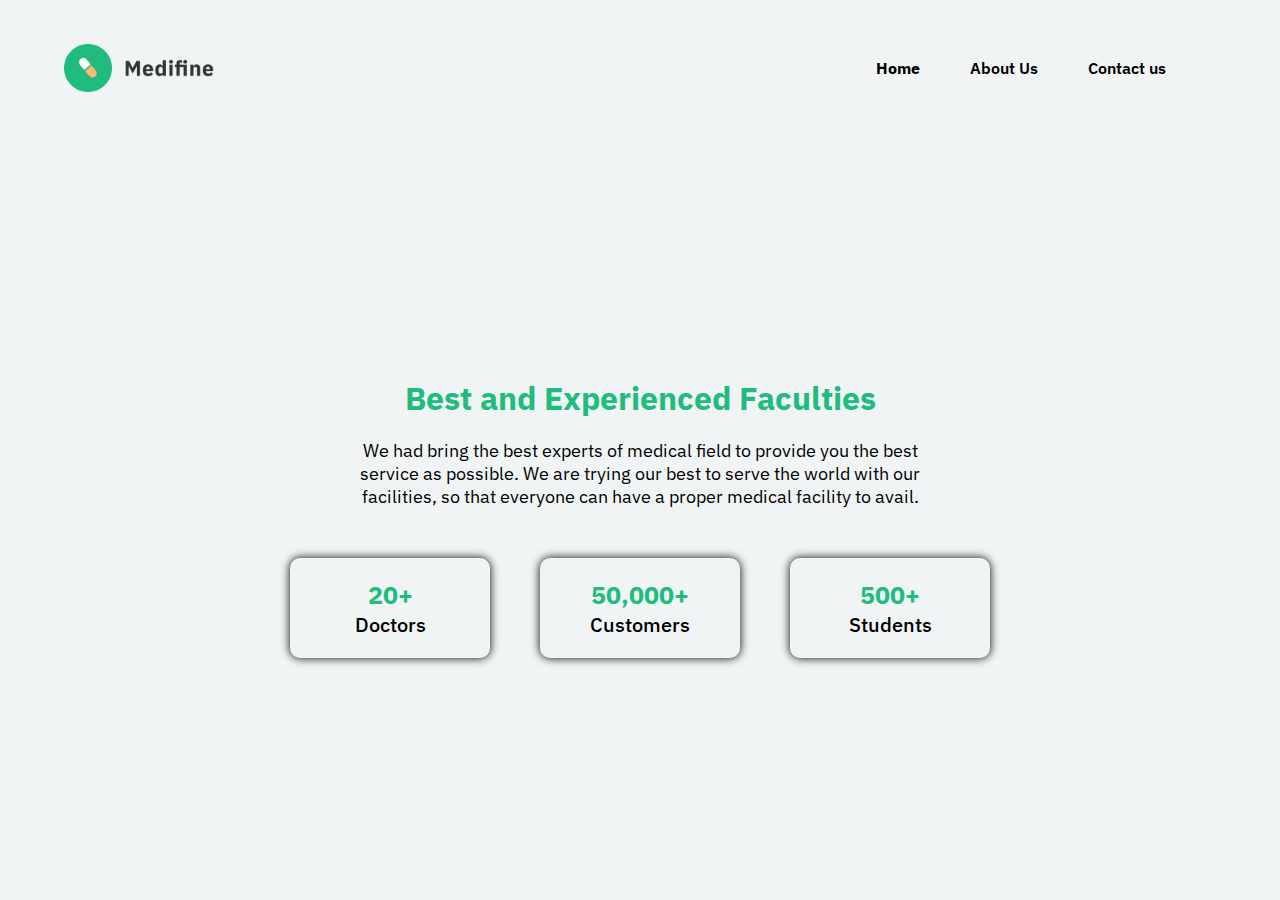
<file: 30-(11-feb-2023)/medifine-multipage-website/about/about.html>
<!DOCTYPE html>
<html lang="en">
  <head>
    <meta charset="UTF-8" />
    <meta http-equiv="X-UA-Compatible" content="IE=edge" />
    <meta name="viewport" content="width=device-width, initial-scale=1.0" />
    <title>Hospital Page</title>

    <!-- adding the google font -->
    <link rel="preconnect" href="https://fonts.googleapis.com" />
    <link rel="preconnect" href="https://fonts.gstatic.com" crossorigin />
    <link
      href="https://fonts.googleapis.com/css2?family=IBM+Plex+Sans:wght@200;300;400;500;600;700&family=Poppins:wght@200;300;400;500;600;700;800;900&display=swap"
      rel="stylesheet"
    />

    <!-- adding the css file -->
    <link rel="stylesheet" href="./about.css" />
  </head>

  <body>
    <!-- creating the navigation menu -->
    <nav>
      <img src="../images/logo.png" alt="logo" />
      <a href="/"></a>
      <ul>
        <li>
          <a href="/30-(11-feb-2023)/medifine-multipage-website/">Home</a>
        </li>
        <li>
          <a
            href="/30-(11-feb-2023)/medifine-multipage-website/about/about.html"
            >About Us</a
          >
        </li>
        <li>
          <a
            href="/30-(11-feb-2023)/medifine-multipage-website/contact/contact.html"
            >Contact us</a
          >
        </li>
      </ul>
    </nav>

    <!-- creating the main section -->
    <main>
      <!-- adding the hospital details -->
      <div class="hospitalDescription">
        <h1>Best and Experienced Faculties</h1>
        <p>
          We had bring the best experts of medical field to provide you the best
          service as possible. We are trying our best to serve the world with
          our facilities, so that everyone can have a proper medical facility to
          avail.
        </p>
      </div>

      <!-- adding the achievement cards -->
      <div class="achievement">
        <div class="achievementCard">
          <span>20+</span>
          <p>Doctors</p>
        </div>

        <div class="achievementCard">
          <span>50,000+</span>
          <p>Customers</p>
        </div>

        <div class="achievementCard">
          <span>500+</span>
          <p>Students</p>
        </div>
      </div>
    </main>
  </body>
</html>
</file>
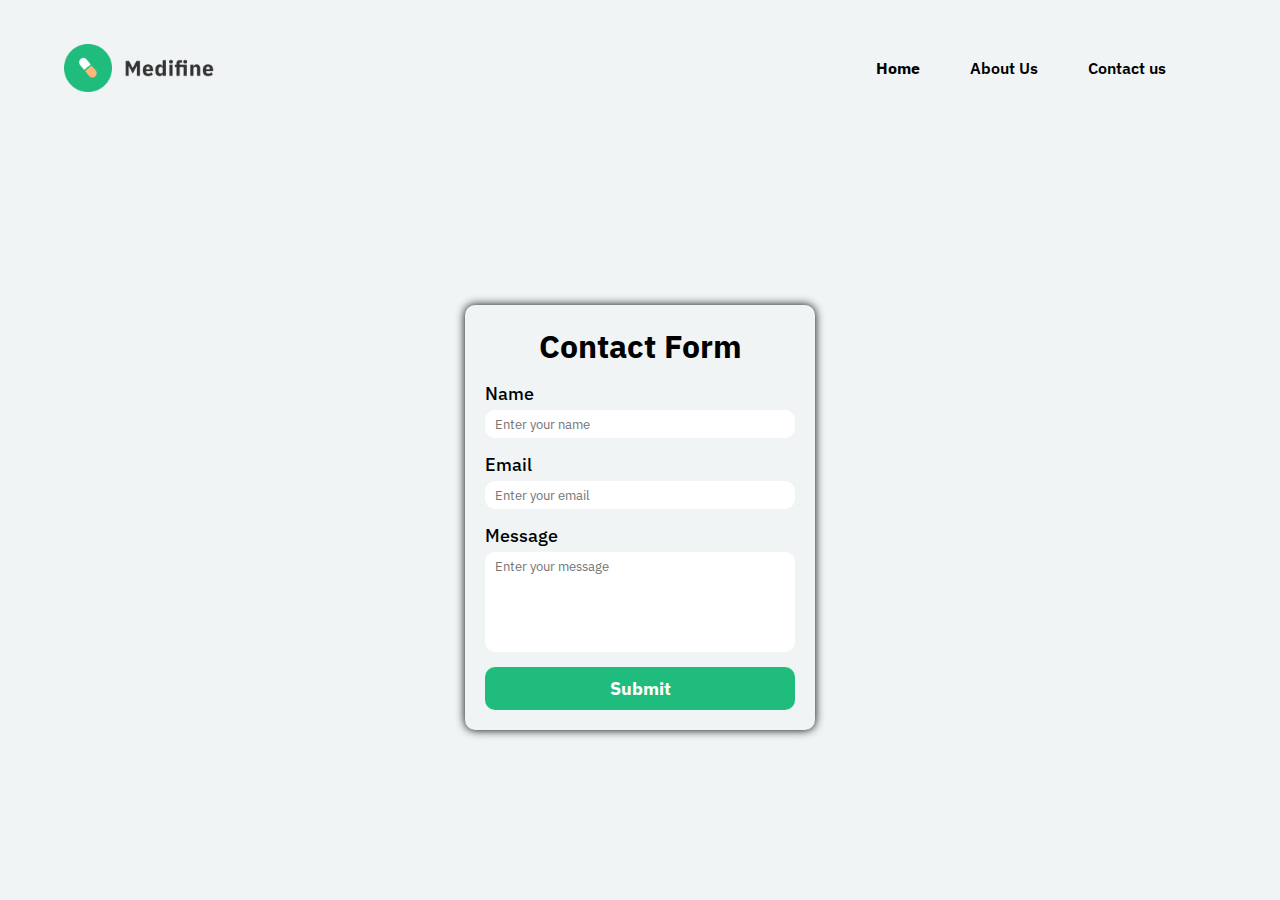
<file: 30-(11-feb-2023)/medifine-multipage-website/contact/contact.html>
<!DOCTYPE html>
<html lang="en">
  <head>
    <meta charset="UTF-8" />
    <meta http-equiv="X-UA-Compatible" content="IE=edge" />
    <meta name="viewport" content="width=device-width, initial-scale=1.0" />
    <title>Hospital Page</title>

    <!-- adding the google font -->
    <link rel="preconnect" href="https://fonts.googleapis.com" />
    <link rel="preconnect" href="https://fonts.gstatic.com" crossorigin />
    <link
      href="https://fonts.googleapis.com/css2?family=IBM+Plex+Sans:wght@200;300;400;500;600;700&family=Poppins:wght@200;300;400;500;600;700;800;900&display=swap"
      rel="stylesheet"
    />

    <!-- adding the css file -->
    <link rel="stylesheet" href="./contact.css" />
  </head>

  <body>
    <!-- creating the navigation menu -->
    <nav>
      <img src="../images/logo.png" alt="logo" />
      <a href="/"></a>
      <ul>
        <li>
          <a href="/30-(11-feb-2023)/medifine-multipage-website/">Home</a>
        </li>
        <li>
          <a
            href="/30-(11-feb-2023)/medifine-multipage-website/about/about.html"
            >About Us</a
          >
        </li>
        <li>
          <a
            href="/30-(11-feb-2023)/medifine-multipage-website/contact/contact.html"
            >Contact us</a
          >
        </li>
      </ul>
    </nav>

    <!-- creating the main section -->
    <main>
      <!-- creating the contact form -->
      <form>
        <h1>Contact Form</h1>

        <div>
          <label>Name</label>
          <input type="text" placeholder="Enter your name" />
        </div>

        <div>
          <label>Email</label>
          <input type="text" placeholder="Enter your email" />
        </div>

        <div>
          <label>Message</label>
          <textarea placeholder="Enter your message"></textarea>
        </div>

        <button>Submit</button>
      </form>
    </main>
  </body>
</html>
</file>
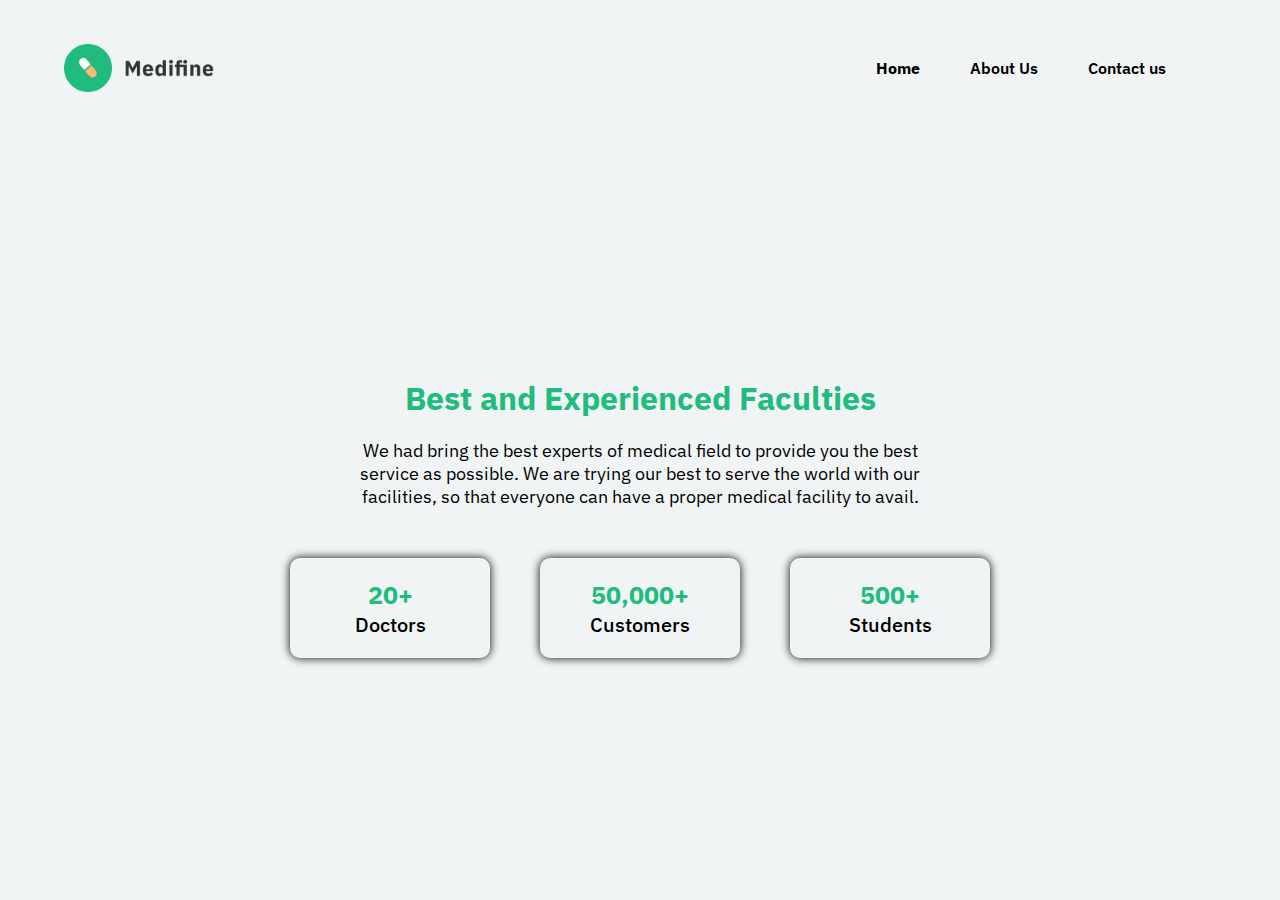
<file: 30-(11-feb-2023)/medifine/about/about.html>
<!DOCTYPE html>
<html lang="en">
  <head>
    <meta charset="UTF-8" />
    <meta http-equiv="X-UA-Compatible" content="IE=edge" />
    <meta name="viewport" content="width=device-width, initial-scale=1.0" />
    <title>Hospital Page</title>

    <!-- adding the google font -->
    <link rel="preconnect" href="https://fonts.googleapis.com" />
    <link rel="preconnect" href="https://fonts.gstatic.com" crossorigin />
    <link
      href="https://fonts.googleapis.com/css2?family=IBM+Plex+Sans:wght@200;300;400;500;600;700&family=Poppins:wght@200;300;400;500;600;700;800;900&display=swap"
      rel="stylesheet"
    />

    <!-- adding the css file -->
    <link rel="stylesheet" href="./about.css" />
  </head>

  <body>
    <!-- creating the navigation menu -->
    <nav>
      <img src="../images/logo.png" alt="logo" />
      <a href="/"></a>
      <ul>
        <li><a href="/27-(11-feb-2023)/medifine/">Home</a></li>
        <li>
          <a href="/27-(11-feb-2023)/medifine/about/about.html">About Us</a>
        </li>
        <li>
          <a href="/27-(11-feb-2023)/medifine/contact/contact.html"
            >Contact us</a
          >
        </li>
      </ul>
    </nav>

    <!-- creating the main section -->
    <main>
      <!-- adding the hospital details -->
      <div class="hospitalDescription">
        <h1>Best and Experienced Faculties</h1>
        <p>
          We had bring the best experts of medical field to provide you the best
          service as possible. We are trying our best to serve the world with
          our facilities, so that everyone can have a proper medical facility to
          avail.
        </p>
      </div>

      <!-- adding the achievement cards -->
      <div class="achievement">
        <div class="achievementCard">
          <span>20+</span>
          <p>Doctors</p>
        </div>

        <div class="achievementCard">
          <span>50,000+</span>
          <p>Customers</p>
        </div>

        <div class="achievementCard">
          <span>500+</span>
          <p>Students</p>
        </div>
      </div>
    </main>
  </body>
</html>
</file>
<file: 22-(03-feb-2023)/style.css>
* {
    margin: 0;
    padding: 0;
    box-sizing: border-box;
    font-family: "Red Rose", cursive;
  }
 
  body {
    width: 100%;
    height: 100vh;
    background-image: linear-gradient(rgba(0, 0, 0, 0.5), rgba(0, 0, 0, 0.5)),
      url("./assets/background.png");
    background-size: cover;
    background-attachment: fixed;
  }
 
  /* ---------- NAVBAR ------------ */
 
  .navbar {
    display: flex;
    justify-content: space-between;
    align-items: center;
    padding: 0 60px 0 60px;
  }
 
  .nav-logo {
    width: 100px;
    margin-top: 40px;
  }
 
  .list {
    display: flex;
    align-items: center;
    gap: 63px;
    list-style: none;
    font-family: "Red Rose";
    font-style: normal;
    font-weight: 400;
    font-size: 18px;
    line-height: 22px;
    color: #ffc233;
    margin-top: 40px;
  }
 
  .list-item {
    cursor: pointer;
  }
 
  .nav-button {
    padding: 12px 40px;
    background-color: #ff505f;
    border: none;
    font-family: "Red Rose";
    font-style: normal;
    font-weight: 700;
    font-size: 24px;
    line-height: 30px;
    color: #ffffff;
    cursor: pointer;
    border-radius: 2px;
    margin-top: 40px;
  }
 
  /* ---------- HERO ------------ */
 
  .hero {
    max-width: 1154px;
    margin: 0 auto;
    text-align: center;
    margin-top: 119px;
  }
 
  .hero-heading {
    font-family: "Dela Gothic One", cursive;
    font-style: normal;
    font-weight: 400;
    font-size: 104px;
    line-height: 114px;
    /* or 110% */
    color: #ffc233;
  }
 
  .hero-button {
    background: #ff505f;
    font-family: "Red Rose";
    font-style: normal;
    font-weight: 700;
    font-size: 32px;
    line-height: 40px;
    color: #ffffff;
    border: none;
    padding: 24px 56px;
    margin-top: 64px;
    cursor: pointer;
    border-radius: 2px;
  }
 
  .scroll-logo {
    position: absolute;
    bottom: 20px;
    right: 40px;
  }
</file>
<file: 23-(04-feb-2023)/style.css>
* {
  margin: 0;
  padding: 0;
  box-sizing: border-box;
  font-family: "Poppins", sans-serif;
}

.container {
  max-width: 130rem;
  margin: 0 auto;
  padding: 0 100px;
}

.navbar-container {
  display: flex;
  align-items: center;
  justify-content: space-between;
  margin-top: 40px;
}

.grow-list {
  flex-grow: 1;
  padding-left: 62px;
}

.list {
  display: flex;
  align-items: center;
  list-style: none;
  gap: 36px;
  font-family: "Poppins";
  font-style: normal;
  font-weight: 400;
  font-size: 16px;
  line-height: 24px;
  color: #000;
}

.list li {
  cursor: pointer;
}

.list li:hover {
  color: #5955b3;
}

.nav-button {
  padding: 14px 28px;
  background-color: #5955b3;
  border: none;
  border-radius: 12px;
  font-family: "Poppins";
  font-style: normal;
  font-weight: 500;
  font-size: 16px;
  line-height: 24px;
  display: flex;
  align-items: center;
  text-align: center;
  color: #ffffff;
}

.banner-container {
  display: flex;
  align-items: center;
  justify-content: space-between;
  margin-top: 55px;
}

.heading-text {
  font-family: "Poppins";
  font-style: normal;
  font-weight: 600;
  font-size: 64px;
  line-height: 74px;
  color: #3c2f60;
}

.heading-text span {
  color: #5955b3;
}

.description {
  font-family: "Poppins";
  font-style: normal;
  font-weight: 400;
  font-size: 16px;
  line-height: 26px;
  letter-spacing: 0.01em;
  color: #828282;
  margin-top: 28px;
}

.btn {
  margin-top: 72px;
}
</file>
<file: 24-(05-feb-2023)/style.css>
* {
  margin: 0;
  padding: 0;
  box-sizing: border-box;
  font-family: "Poppins", sans-serif;
}

/* ------------------------------ */
/* ---------- NAVBAR ------------ */
/* ------------------------------ */

.navbar {
  display: flex;
  justify-content: space-between;
  align-items: center;
  padding: 31px 83px;
  height: 94px;
  background-color: #000;
}

.grow-list {
  flex-grow: 1;
}

img {
  width: 92px;
  height: 32px;
}

.line {
  width: 1px;
  height: 50px;
  background-color: #fff;
  margin-left: 63px;
}

.list {
  display: flex;
  align-items: center;
  gap: 63px;
  list-style: none;
  font-family: "Poppins";
  font-style: normal;
  font-weight: 600;
  font-size: 16px;
  line-height: 24px;
  color: #ffffff;
  margin-left: 64px;
}

.logo,
.list-item {
  cursor: pointer;
}

.button-small {
  padding: 7px 28px;
  background: #ba0cc5;
  border-radius: 6px;
  border: none;
  font-family: "Poppins";
  font-style: normal;
  font-weight: 600;
  font-size: 16px;
  line-height: 24px;
  color: #ffffff;
  cursor: pointer;
}

/* ------------------------------ */
/* ---------- HERO ------------ */
/* ------------------------------ */

.hero {
  background-image: url("./assets/bg.png");
  background-size: cover;
  background-attachment: fixed;
  height: 91.5vh;
  text-align: center;
}

.hero-heading {
  max-width: 846px;
  margin: 0 auto;
  font-style: normal;
  font-weight: 700;
  font-size: 80px;
  line-height: 98px;
  text-align: center;
  color: #ffffff;
  padding-top: 172px;
}

.hero-description {
  font-family: "Poppins";
  font-style: normal;
  font-weight: 500;
  font-size: 30px;
  line-height: 45px;
  color: #ffffff;
}

.button-large {
  background: #ba0cc5;
  border-radius: 11.2308px;
  font-family: "Poppins";
  font-style: normal;
  font-weight: 600;
  font-size: 29.9487px;
  line-height: 45px;
  color: #ffffff;
  border: none;
  padding: 14px 22px;
  margin-top: 64px;
  cursor: pointer;
}
</file>
<file: 28-(09-feb-2023)/style.css>
body {
    height: 100vh;
    background-color: aquamarine;
  }
 
  h1 {
    font-size: 60px;
    text-align: center;
  }
 
  .laptop_large,
  .laptop,
  .tablet,
  .mobile {
    font-size: 40px;
    text-align: center;
    display: none;
  }
 
  /* media queries using max-width */
 
  /* @media screen and (max-width: 1440px) {
      body {
          background-color: brown;
      }
      .laptop_large {
          display: block;
      }
  }
  @media screen and (max-width: 1024px) {
      body {
          background-color: chartreuse;
      }
      .laptop_large {
          display: none;
      }
      .laptop {
          display: block;
      }
  }
  @media screen and (max-width: 768px) {
      body {
          background-color: darkorange;
      }
      .laptop_large {
          display: none;
      }
      .laptop {
          display: none;
      }
      .tablet {
          display: block;
      }
  }
  @media screen and (max-width: 425px) {
      body {
          background-color: darkolivegreen;
      }
      .laptop_large {
          display: none;
      }
      .laptop {
          display: none;
      }
      .tablet {
          display: none;
      }
      .mobile {
          display: block;
      }
  } */
 
  /* media queries with min-width */
 
  @media screen and (min-width: 0px) {
    body {
      background-color: crimson;
    }
 
    .mobile {
      display: block;
    }
  }
 
  @media screen and (min-width: 425px) {
    body {
      background-color: aqua;
    }
 
    .mobile {
      display: none;
    }
 
    .tablet {
      display: block;
    }
  }
 
  @media screen and (min-width: 768px) {
    body {
      background-color: darkgoldenrod;
    }
 
    .mobile {
      display: none;
    }
 
    .tablet {
      display: none;
    }
 
    .laptop {
      display: block;
    }
  }
 
  @media screen and (min-width: 1024px) {
    body {
      background-color: forestgreen;
    }
 
    .mobile {
      display: none;
    }
 
    .tablet {
      display: none;
    }
 
    .laptop {
      display: none;
    }
 
    .laptop_large {
      display: block;
    }
  }
 
  /* media queries using both min width and max width */
 
  /*
  @media screen and (min-width:425px) and (max-width: 768px) {
      body {
          background-color: darkgrey;
      }
  } */
</file>
<file: 29-(10-feb-2023)/style.css>
*{
    margin: 0;
    padding: 0;
    box-sizing: border-box;
    background-color: #111827;
    color: white;
}
img:hover{
    cursor: pointer;
}
nav{
    margin: 20px;
}
nav ul{
    display: flex;
    flex-direction: row;
    justify-content: right;
    align-items: center;
    gap: 20px;
}
nav ul li{
    list-style-type: none;
    font-size: 20px;
}
img[alt="menu"]{
    width: 20px;
    display: none;
}
.home-option{
    padding: 5px 10px;
    background: rgb(100, 100, 224);
    border-radius: 15px;
}


.intro{
    max-width: 100vw;
    margin: 20px;
    display: flex;
    flex-direction: row;
    justify-content: center;
    align-items: center;
    gap: 30px;
}
.intro-line-1{
    display: flex;
    flex-direction: row;
    align-items: center;
    gap: 10px;
    font-size: 30px;
}
.intro-line-2{
    display: flex;
    flex-direction: column;
    justify-content: center;
    gap: 10px;
}
.intro-line-2 h1{
    font-size: 60px;
}
.intro-line-2 h2{
    font-size: 35px;
    color: rgb(197, 197, 89);
}
.projects{
    margin-top: 70px;
    display: flex;
    flex-direction: column;
    justify-content: center;
    align-items: center;
}
.projects div h1{
    font-size: 40px;
}
.horizontal-divider{
    height: 10px;
    width: 135px;
    background-color: blue;
    border-radius: 20px;
    margin-bottom: 20px;
}
.project-list{
    display: grid;
    grid-template-columns: 1fr 1fr;
    align-items: center;
    justify-content: center;
    row-gap: 20px;
     column-gap: 20px;
}
img[alt="hello"]{
    height: 45px;
}
img[alt="pc-image"]{
    width: 30vw;
}
img[alt="project-image"]{
    width: 20vw;
}
.project{
    display: flex;
    flex-direction: column;
    justify-content: center;
    align-items: center;
}
.contact{
    margin: 50px;
    display: flex;
    flex-direction: column;
    justify-content: center;
    align-items: center;
    gap: 15px;


}
.contact div h1{
    font-size: 40px;
}
.horizontal-divider-contact{
    height: 10px;
    width: 200px;
    background-color: blue;
    border-radius: 20px;
    margin-bottom: 20px;
}
.socials{
    display: flex;
    justify-content: center;
    align-items: center;
    gap: 15px;
}
.GitHub{
    width: 30px;
}
.LinkedIn{
    width: 30px;
}
.Outlook{
    width: 50px;
}


@media screen and (max-width: 576px) {
    nav ul{
        display: none;
    }
    img[alt="menu"]{
        display: block;
    }
    .intro{
        display: flex;
        flex-direction: column;
    }
    img[alt="pc-image"]{
        width: 60vw;
    }
    .intro-line-1{
        display: flex;
        flex-direction: column;
        justify-content: center;
        align-items: center;
        gap: 10px;
        font-size: 20px;
    }
    .intro-line-2 h1{
        font-size: 40px;
    }
    .intro-line-2 h2{
        font-size: 25px;
        text-align: center;
    }
    .project-list{
        display: grid;
        grid-template-columns: 1fr;
        align-items: center;
        justify-content: center;
        row-gap: 20px;
        column-gap: 20px;
    }
    img[alt="project-image"]{
        width: 55vw;
    }
    .projects div h1{
        font-size: 35px;
    }
    .contact div h1{
        font-size: 35px;
    }
    .horizontal-divider-contact{
        height: 10px;
        width: 180px;
        background-color: blue;
        border-radius: 20px;
        margin-bottom: 20px;
    }




}
</file>
<file: 30-(11-feb-2023)/beats-headphones/style.css>
* {
  margin: 0;
  padding: 0;
  outline: 0;
  box-sizing: border-box;
  background: #0f0f10;
  font-family: "Poppins", sans-serif;
  color: #ffffff;
}

/* removing the default css of a tags */
a {
  text-decoration: none;
}

/* removing the default css of li tags */
li {
  list-style: none;
}

body {
  margin: 0 15vw;
}

/* designing the navigation menu */
nav {
  display: flex;
  width: 100%;
  align-items: center;
  justify-content: space-between;
  padding: 30px 0;
}

nav img {
  width: 25px;
  height: 25px;
}

nav ul {
  display: flex;
}

nav ul li {
  margin-right: 40px;
}

nav ul li a {
  font-weight: 700;
  font-size: 14px;
  color: white;
}

nav ul li:first-child a{
  font-weight: 700;
  font-size: 14px;
}

.nav-right-section {
  display: flex;
  align-items: center;
}

.nav-right-section button {
  background: #1e1e21;
  border-radius: 8px;
  font-weight: 300;
  font-size: 14px;
  padding: 10px 40px;
}

/* designing the main section */
main {
  display: flex;
  align-items: flex-start;
  margin-top: 30px;
  position: relative;
}

.mainImg {
  width: 230px;
  position: relative;
  top: -250px;
  left: 70px;
}

.main {
  margin-left: 180px;
}

.onEarImg {
  width: 320px;
  margin-left: 50px;
}

.main h1 {
  font-weight: 600;
  font-size: 46px;
  margin-bottom: 25px;
}

.main h4 {
  font-weight: 500;
  font-size: 16px;
  margin-bottom: 25px;
}

.main p {
  width: 65%;
  font-size: 12px;
  font-weight: 300;
  color: #bdc0c2;
  line-height: 25px;
  margin-bottom: 25px;
}

.shopping-bag-section {
  display: flex;
  align-items: center;
  gap: 20px;
  background: #1e1e21;
  border-radius: 8px;
  width: fit-content;
  padding: 10px 25px;
}

.shopping-bag-section img {
  width: 15px;
  background-color: transparent;
}

.shopping-bag-section p {
  margin-bottom: 0;
  color: white;
  background-color: transparent;
}

.shopping-bag-section span {
  background-color: transparent;
}

/* designing the social media section */
.social-media-section {
  display: flex;
  align-items: center;
  justify-content: space-around;
  padding: 0 50px;
  position: relative;
  top: -50px;
  margin-bottom: 40px;
}

.social-media-section img {
  scale: 0.8;
}

/* designing the specification section */
.specification {
  display: flex;
  flex-direction: column;
  align-items: center;
}

.specification-logo,
.case-logo {
  scale: 0.8;
  margin-bottom: 20px;
}

.specification-list {
  display: flex;
}

.specification-list img {
  scale: 0.8;
}

.specification-list-items div {
  margin-bottom: 20px;
}

.specification-list-items div img {
  scale: 0.8;
}

.specification-list-items div p {
  font-size: 12px;
}

.specification-list-items div p:last-child {
  color: #bdc0c2;
  font-size: 10px;
  margin-top: 5px;
  width: 70%;
}

.specification-list-items div:first-child,
.specification-list-items div:last-child {
  margin-left: 30px;
}

/* designing the case section */
.case {
  margin-top: 80px;
  display: flex;
  flex-direction: column;
  align-items: center;
}

.case-item {
  display: flex;
  gap: 30px;
  align-items: center;
  justify-content: center;
}

.case-item-img {
  scale: 0.8;
  /* width: 50%; */
}

.case-item div {
  width: 20%;
}

.case-item div p:first-child {
  color: #bdc0c2;
  font-size: 12px;
  font-weight: 400;
  line-height: 25px;
  margin-bottom: 20px;
}

.case-item div p:last-child img {
  scale: 0.8;
  background-color: transparent;
}

.case-item div p:last-child {
  width: fit-content;
  background: #1e1e21;
  border-radius: 8px;
  display: flex;
  align-items: center;
  gap: 20px;
  font-size: 12px;
  padding: 10px 20px;
}

/* buy product section */
.buy-product {
  background: #181a1b;
  border-radius: 12px;
  display: flex;
  align-items: center;
  justify-content: center;
  gap: 50px;
  margin-top: 70px;
  padding: 40px 0;
}

.buy-product div,
.buy-product p,
.buy-product h3,
.buy-product img {
  background-color: transparent;
}

.buy-product div {
  width: 25%;
}

.buy-product div h3 {
  font-weight: 600;
  font-size: 18px;
  margin-bottom: 15px;
}

.buy-product div p {
  color: #bdc0c2;
  font-size: 14px;
  margin-bottom: 15px;
}

.buy-product div div {
  display: flex;
  align-items: center;
  width: fit-content;
  background: #000000;
  border-radius: 8px;
  padding: 10px 20px;
}

.buy-product div div img {
  scale: 0.8;
  margin-right: 10px;
}

.buy-product div div p {
  margin-bottom: 0;
  font-size: 12px;
  color: white;
}

/* designing the product section for displaying the items */
.product {
  display: flex;
  flex-direction: column;
  margin: 0 150px;
}

.product-logo {
  display: flex;
  flex-direction: column;
}

.product-logo {
  scale: 0.3;
}

.product-items {
  display: flex;
  align-items: center;
  flex-wrap: wrap;
  gap: 50px;
  padding-left: 50px;
}

.product-card {
  position: relative;
  width: 130px;
  height: 130px;
  background: #181a1b;
  border-radius: 8px;
}

.product-img {
  width: 75px;
  height: 100px;
  position: absolute;
  z-index: 100;
  top: -40px;
  left: 28px;
}

.product-img,
.product-card p,
.product-card span,
.product-card img,
.product-card div {
  background-color: transparent;
}

.product-info {
  position: absolute;
  bottom: 0;
  width: 100%;
  display: flex;
  align-items: flex-end;
  justify-content: space-between;
  padding: 10px 15px;
}

.product-info p {
  font-size: 12px;
}

.product-info p span {
  color: #bdc0c2;
}

.product-info div {
  background: #0a0a0b;
  border-radius: 8px;
  padding: 2px 6px;
}

.product-info div img {
  width: 13px;
  height: 13px;
}

/* designing the footer section */
footer{
  margin: 100px 0;
  display: flex;
  align-items: flex-start;
  justify-content: space-between;
  position: relative;
}

.footer-logo{
  scale: 0.8;
}

ul li a{
  font-size: 12px;
  color: #BDC0C2;
}

ul li:first-child a{
  font-size: 16px;
  font-weight: 400;
  color: white;
}

ul li:first-child{
  margin-bottom: 10px;
}

.footer-subscription{
  display: flex;
  flex-direction: column;
  gap: 30px;
}

.footer-subscription div:first-child{
  background: #181A1B;
border-radius: 8px;
padding: 5px 10px;
display: flex;
}

.footer-subscription div:first-child input{
  border: none;
  background-color: transparent;
}

.subscribe-button{
  background: #0A0A0B;
  border-radius: 8px;
  padding: 10px 20px;
  border: none;
  display: flex;
  align-items: center;
  gap: 10px;
}

.subscribe-button img{
  scale: 0.8;
}

.subscribe-button p{
  font-size: 12px;
}

.footer-subscription div:last-child img{
  margin-right: 10px;
  scale: 0.8;
}

.arrow-up{
  position: absolute;
  right: -160px;
  scale: 0.8;
}
</file>
<file: 30-(11-feb-2023)/medifine-multipage-website/style.css>
/* css reset */
* {
  margin: 0;
  padding: 0;
  outline: 0;
  box-sizing: border-box;
  font-family: "IBM Plex Sans", sans-serif;
}

body {
  max-width: 1440px;
  background-color: #f0f4f5;
  overflow: hidden;
  margin: auto;
}

/* designing the navigation menu */
nav {
  height: 15vh;
  display: flex;
  align-items: center;
  justify-content: space-between;
  padding: 0 5%;
}

/* designing the logo */
nav img {
  width: 150px;
}

/* desiging the navigation menu links */
nav ul {
  display: flex;
  align-items: center;
}

nav ul li {
  list-style: none;
  margin-right: 50px;
  font-weight: 600;
}

nav ul li:first-child {
  font-weight: 700;
  color: #20bc7e;
}

a {
  text-decoration: none;
  color: black;
}

/* designing the hero section */
main {
  display: flex;
  align-items: center;
  justify-content: center;
  height: 85vh;
}

main section {
  width: 50%;
}

.leftSection {
  margin-left: 5%;
  position: relative;
}

.topAngle {
  width: 25px;
}

.leftSection h1 {
  font-size: 70px;
}

.leftSection p {
  color: #7c7c7c;
  font-size: 18px;
  margin: 20px 0;
}

.bottomAngle {
  width: 25px;
  position: absolute;
  right: 25px;
}

.stethoscope {
  position: absolute;
  width: 90%;
  top: -60px;
  right: -25%;
  z-index: -1;
}

.mouse {
  position: absolute;
  right: -30px;
  bottom: 0;
  width: 30px;
}

.leftSection button {
  color: white;
  border: none;
  padding: 15px 40px;
  border-radius: 40px;
  background-color: #20bc7e;
  font-size: 25px;
  font-weight: 700;
}

/* designing the right section */
.greenBox,
.yellowBox {
  position: absolute;
  right: 0;
}

.greenBox {
  width: 35%;
  bottom: 30px;
}

.yellowBox {
  width: 30%;
  bottom: 50px;
}

.doctor {
  position: absolute;
  right: 0;
  bottom: 0;
  height: 90%;
}
</file>
<file: 30-(11-feb-2023)/medifine/style.css>
/* css reset */
* {
  margin: 0;
  padding: 0;
  outline: 0;
  box-sizing: border-box;
  font-family: "IBM Plex Sans", sans-serif;
}

body {
  max-width: 1440px;
  background-color: #f0f4f5;
  overflow: hidden;
  margin: auto;
}

/* designing the navigation menu */
nav {
  height: 15vh;
  display: flex;
  align-items: center;
  justify-content: space-between;
  padding: 0 5%;
}

/* designing the logo */
nav img {
  width: 150px;
}

/* desiging the navigation menu links */
nav ul {
  display: flex;
  align-items: center;
}

nav ul li {
  list-style: none;
  margin-right: 50px;
  font-weight: 600;
}

nav ul li:first-child {
  font-weight: 700;
  color: #20bc7e;
}

a {
  text-decoration: none;
  color: black;
}

/* designing the hero section */
main {
  display: flex;
  align-items: center;
  justify-content: center;
  height: 85vh;
}

main section {
  width: 50%;
}

.leftSection {
  margin-left: 5%;
  position: relative;
}

.topAngle {
  width: 25px;
}

.leftSection h1 {
  font-size: 70px;
}

.leftSection p {
  color: #7c7c7c;
  font-size: 18px;
  margin: 20px 0;
}

.bottomAngle {
  width: 25px;
  position: absolute;
  right: 25px;
}

.stethoscope {
  position: absolute;
  width: 90%;
  top: -60px;
  right: -25%;
  z-index: -1;
}

.mouse {
  position: absolute;
  right: -30px;
  bottom: 0;
  width: 30px;
}

.leftSection button {
  color: white;
  border: none;
  padding: 15px 40px;
  border-radius: 40px;
  background-color: #20bc7e;
  font-size: 25px;
  font-weight: 700;
}

/* designing the right section */
.greenBox,
.yellowBox {
  position: absolute;
  right: 0;
}

.greenBox {
  width: 35%;
  bottom: 30px;
}

.yellowBox {
  width: 30%;
  bottom: 50px;
}

.doctor {
  position: absolute;
  right: 0;
  bottom: 0;
  height: 90%;
}
</file>
<file: 30-(11-feb-2023)/real-estate/style.css>
/* css reset */
* {
  margin: 0;
  padding: 0;
  box-sizing: border-box;
  font-family: "Manrope";
}

/* removing default styling of li items */
li {
  list-style: none;
}

/* removing the default decoration of a tags */
a {
  text-decoration: none;
}

/* giving default design to every button */
button {
  background: #6663e9;
  border: none;
  border-radius: 30px;
  padding: 10px 30px;
  color: #ffffff;
  font-weight: 800;
  font-size: 18px;
}

body {
  background-color: #f6f8fa;
}

header {
  background-image: linear-gradient(rgba(0, 0, 0, 0.5), rgba(0, 0, 0, 0.5)),
    url("./Photos/mainBackground.png");
  background-position: center;
  background-repeat: no-repeat;
  background-size: cover;
  height: 125vh;
  position: relative;
}

/* designing the navigation menu */
nav {
  display: flex;
  align-items: center;
  justify-content: space-around;
  padding: 25px 0;
}

nav img {
  height: 45px;
  width: 120px;
}

nav ul {
  display: flex;
  align-items: center;
}

nav ul li a {
  color: #ffffff;
  margin-right: 50px;
  font-size: 18px;
}

hr {
  margin: 0 100px;
}

/* designing the div inside the header */
header div {
  color: #ffffff;
  margin-left: 150px;
  margin-top: 85px;
}

header div h1 {
  font-size: 72px;
  margin-bottom: 30px;
}

header div p {
  font-size: 18px;
  margin-bottom: 30px;
  font-weight: 500;
  width: 410px;
}

/* designing the multiple logos box */
.my-logos {
  background-color: #fff;
  margin: 0 35px;
  height: 190px;
  display: flex;
  align-items: center;
  justify-content: space-evenly;
  border-radius: 30px;
  position: relative;
  bottom: 100px;
}

.my-logos img {
  width: 156px;
  height: 38px;
}

/* designing the wrapper section of the cards */
.cards-wrapper-section h1 {
  font-weight: 800;
  font-size: 60px;
  text-align: center;
  letter-spacing: 0.01em;
}

.cards-wrapper {
  display: flex;
  flex-wrap: wrap;
  align-items: center;
  justify-content: center;
  gap: 10px;
  margin-top: 50px;
  position: relative;
}

/* designing the card image */
.card {
  flex-basis: 30%;
  display: flex;
  flex-direction: column;
  align-items: center;
  justify-content: center;
  position: relative;
}

/* giving different margin top value to position cards */
.cards-wrapper div:nth-child(2) {
  margin-top: 50px;
}
.cards-wrapper div:nth-child(3) {
  margin-top: 100px;
}
.cards-wrapper div:nth-child(4) {
  margin-top: 160px;
}
.cards-wrapper div:nth-child(5) {
  margin-top: 100px;
}
.cards-wrapper div:nth-child(6) {
  margin-top: 40px;
}
.cards-wrapper div:nth-child(7) {
  margin-top: 40px;
}
.cards-wrapper div:nth-child(8) {
  margin-top: 100px;
}
.cards-wrapper div:nth-child(9) {
  margin-top: 160px;
}

.card img {
  width: 366px;
  height: 400px;
  border-radius: 20px;
}

/* designing the card box of card */
.card-box {
  width: 326px;
  height: 121px;
  border-radius: 20px;
  background: #ffffff;
  box-shadow: 0px 4px 120px rgba(58, 86, 78, 0.2);
  position: absolute;
  bottom: -60px;
  padding: 15px 20px;
  display: flex;
  align-items: center;
  justify-content: space-between;
}

.card-box button {
  font-weight: 800;
  font-size: 15px;
  width: 114px;
  height: 52px;
}

.card-box div h3 {
  font-weight: 700;
  font-size: 24px;
  margin-bottom: 10px;
}

.card-box div p {
  font-weight: 800;
  font-size: 20px;
  color: #6663e8;
  text-shadow: 0px 4px 60px rgba(0, 0, 0, 0.05);
}

/* designing both the features section of the website */
.features-section {
  display: flex;
  align-items: center;
  justify-content: center;
  margin-top: 250px;
}

.features-section div {
  width: 50%;
}

.first-feature-section div:first-child img:first-child {
  position: absolute;
  left: -80px;
  z-index: -1;
  width: 726px;
  height: 456px;
}

.features-section div:first-child img:last-child {
  position: relative;
  width: 405px;
  height: 405px;
  border-radius: 51px;
  bottom: 55px;
  left: 110px;
}

/* designing the second div of feature box */
.features-section h1 {
  font-weight: 800;
  font-size: 60px;
  letter-spacing: 0.01em;
  margin-bottom: 30px;
}

.features-section p {
  font-weight: 500;
  font-size: 18px;
  color: #585c65;
  margin-bottom: 40px;
  max-width: 80%;
}

.features-section button {
  font-weight: 700;
}

/* designing the second feature section */
.second-feature-section {
  display: flex;
  align-items: center;
  justify-content: center;
}

.second-feature-section div {
  width: 50%;
}

.second-feature-section div:last-child{
    position: relative;
}

.second-feature-section div:last-child img:first-child {
  position: absolute;
  right: 0;
  width: 726px;
  height: 456px;
  bottom: -220px;
}

.second-feature-section div:last-child img:last-child {
  position: absolute;
  width: 405px;
  height: 405px;
  border-radius: 51px;
  right: 135px;
  bottom: -110px;
}

.second-feature-section div:first-child {
  padding: 0 50px;
}

.second-feature-section div:first-child h1 {
  width: 90%;
}

/* designing the newsletter section */
.newsletter {
  margin: 100px 70px;
  background: #6663e9;
  box-shadow: 0px 4px 60px rgba(0, 0, 0, 0.05);
  border-radius: 70px;
  display: flex;
  flex-direction: column;
  align-items: center;
  justify-content: center;
  gap: 30px;
  padding: 70px 0;
  color: #ffffff;
  text-align: center;
}

.newsletter h1 {
  font-weight: 800;
  font-size: 60px;
}

.newsletter p {
  font-weight: 400;
  font-size: 18px;
  width: 55%;
}

/* designing the form */
.newsletter form {
  display: flex;
  align-items: center;
  gap: 20px;
}

.newsletter form div {
  display: flex;
  align-items: center;
  gap: 20px;
  background: #5654d1;
  border-radius: 40px;
  width: 468px;
  height: 61px;
  padding: 0 20px;
}

.newsletter form input {
  background-color: transparent;
  border: none;
}

.newsletter form button {
  background: #ffffff;
  box-shadow: 0px 4px 60px rgba(0, 0, 0, 0.05);
  border-radius: 40px;
  width: 174px;
  height: 61px;
  color: #6663e9;
}

/* designing the footer area */
footer {
  display: flex;
  align-items: flex-start;
  margin: 0 100px;
  justify-content: space-between;
  margin-bottom: 80px;
}

footer div:first-child {
  display: flex;
  flex-direction: column;
  gap: 30px;
}

footer div:first-child img {
  width: 150px;
}

footer div:first-child div img {
  width: 45px;
  height: 45px;
  margin-right: 20px;
}

footer div:first-child p {
  width: 323px;
  font-weight: 400;
  font-size: 20px;
}

/* designing the footer links */
.footer-links {
  display: flex;
  align-items: flex-start;
  justify-content: space-between;
  gap: 120px;
}

.footer-links-content {
  display: flex;
  flex-direction: column;
}

.footer-links-content ul li a {
  color: black;
}

.footer-links-content ul li:first-child {
  font-weight: 700;
  font-size: 20px;
}

.footer-links-content ul li{
    margin-bottom: 25px;
}
</file>
<file: 30-(11-feb-2023)/medifine-multipage-website/about/about.css>
/* css reset */
* {
  margin: 0;
  padding: 0;
  outline: 0;
  box-sizing: border-box;
  font-family: "IBM Plex Sans", sans-serif;
}

body {
  max-width: 1440px;
  background-color: #f0f4f5;
  overflow: hidden;
  margin: auto;
}

/* designing the navigation menu */
nav {
  height: 15vh;
  display: flex;
  align-items: center;
  justify-content: space-between;
  padding: 0 5%;
}

/* designing the logo */
nav img {
  width: 150px;
}

/* desiging the navigation menu links */
nav ul {
  display: flex;
  align-items: center;
}

nav ul li {
  list-style: none;
  margin-right: 50px;
  font-weight: 600;
}

nav ul li:first-child {
  font-weight: 700;
  color: #20bc7e;
}

a {
  text-decoration: none;
  color: black;
}

/* designing the main section */
main {
  height: 85vh;
  display: flex;
  flex-direction: column;
  align-items: center;
  justify-content: center;
  padding: 0 5%;
}

.hospitalDescription {
  width: 50%;
  text-align: center;
}

.hospitalDescription h1 {
  margin-bottom: 20px;
  color: #20BC7E;
}

.hospitalDescription p {
  font-size: 18px;
  font-weight: 400;
}

/* desinging the achievement card */
.achievement {
  display: flex;
  align-items: center;
  gap: 50px;
  margin-top: 50px;
}

.achievementCard {
  width: 200px;
  height: 100px;
  border-radius: 10px;
  box-shadow: 0 0 10px black;
  display: flex;
  flex-direction: column;
  align-items: center;
  justify-content: center;
}

.achievementCard span {
  font-size: 25px;
  font-weight: 700;
  color: #20BC7E;
}

.achievementCard p {
  font-size: 20px;
  font-weight: 500;
}
</file>
<file: 30-(11-feb-2023)/medifine-multipage-website/contact/contact.css>
/* css reset */
* {
    margin: 0;
    padding: 0;
    outline: 0;
    box-sizing: border-box;
    font-family: "IBM Plex Sans", sans-serif;
  }
  
  body {
    max-width: 1440px;
    background-color: #f0f4f5;
    overflow: hidden;
    margin: auto;
  }
  
  /* designing the navigation menu */
  nav {
    height: 15vh;
    display: flex;
    align-items: center;
    justify-content: space-between;
    padding: 0 5%;
  }
  
  /* designing the logo */
  nav img {
    width: 150px;
  }
  
  /* desiging the navigation menu links */
  nav ul {
    display: flex;
    align-items: center;
  }
  
  nav ul li {
    list-style: none;
    margin-right: 50px;
    font-weight: 600;
  }
  
  nav ul li:first-child {
    font-weight: 700;
    color: #20bc7e;
  }
  
  a {
    text-decoration: none;
    color: black;
  }

  /* designing the main section and form */
  main{
    height: 85vh;
    display: flex;
    align-items: center;
    justify-content: center;
  }

  form{
    width: 350px;
    box-shadow: 0 0 10px black;
    border-radius: 10px;
    padding: 20px;
    display: flex;
    flex-direction: column;
    gap: 15px;
  }

  form h1{
    text-align: center;
  }

  form div{
    display: flex;
    flex-direction: column;
  }

  form div label{
    font-size: 18px;
    font-weight: 500;
    margin-bottom: 5px;
  }

  form div input{
    border: transparent;
    border-radius: 10px;
    padding: 5px 10px;
  }

  form div textarea{
    resize: none;
    height: 100px;
    border: transparent;
    border-radius: 10px;
    padding: 5px 10px;
  }

  form button{
    border: transparent;
    border-radius: 10px;
    background: #20BC7E;
    color: white;
    font-size: 18px;
    font-weight: bold;
    padding: 10px;
    cursor: pointer;
  }
</file>
<file: 30-(11-feb-2023)/medifine/about/about.css>
/* css reset */
* {
  margin: 0;
  padding: 0;
  outline: 0;
  box-sizing: border-box;
  font-family: "IBM Plex Sans", sans-serif;
}

body {
  max-width: 1440px;
  background-color: #f0f4f5;
  overflow: hidden;
  margin: auto;
}

/* designing the navigation menu */
nav {
  height: 15vh;
  display: flex;
  align-items: center;
  justify-content: space-between;
  padding: 0 5%;
}

/* designing the logo */
nav img {
  width: 150px;
}

/* desiging the navigation menu links */
nav ul {
  display: flex;
  align-items: center;
}

nav ul li {
  list-style: none;
  margin-right: 50px;
  font-weight: 600;
}

nav ul li:first-child {
  font-weight: 700;
  color: #20bc7e;
}

a {
  text-decoration: none;
  color: black;
}

/* designing the main section */
main {
  height: 85vh;
  display: flex;
  flex-direction: column;
  align-items: center;
  justify-content: center;
  padding: 0 5%;
}

.hospitalDescription {
  width: 50%;
  text-align: center;
}

.hospitalDescription h1 {
  margin-bottom: 20px;
  color: #20BC7E;
}

.hospitalDescription p {
  font-size: 18px;
  font-weight: 400;
}

/* desinging the achievement card */
.achievement {
  display: flex;
  align-items: center;
  gap: 50px;
  margin-top: 50px;
}

.achievementCard {
  width: 200px;
  height: 100px;
  border-radius: 10px;
  box-shadow: 0 0 10px black;
  display: flex;
  flex-direction: column;
  align-items: center;
  justify-content: center;
}

.achievementCard span {
  font-size: 25px;
  font-weight: 700;
  color: #20BC7E;
}

.achievementCard p {
  font-size: 20px;
  font-weight: 500;
}
</file>
